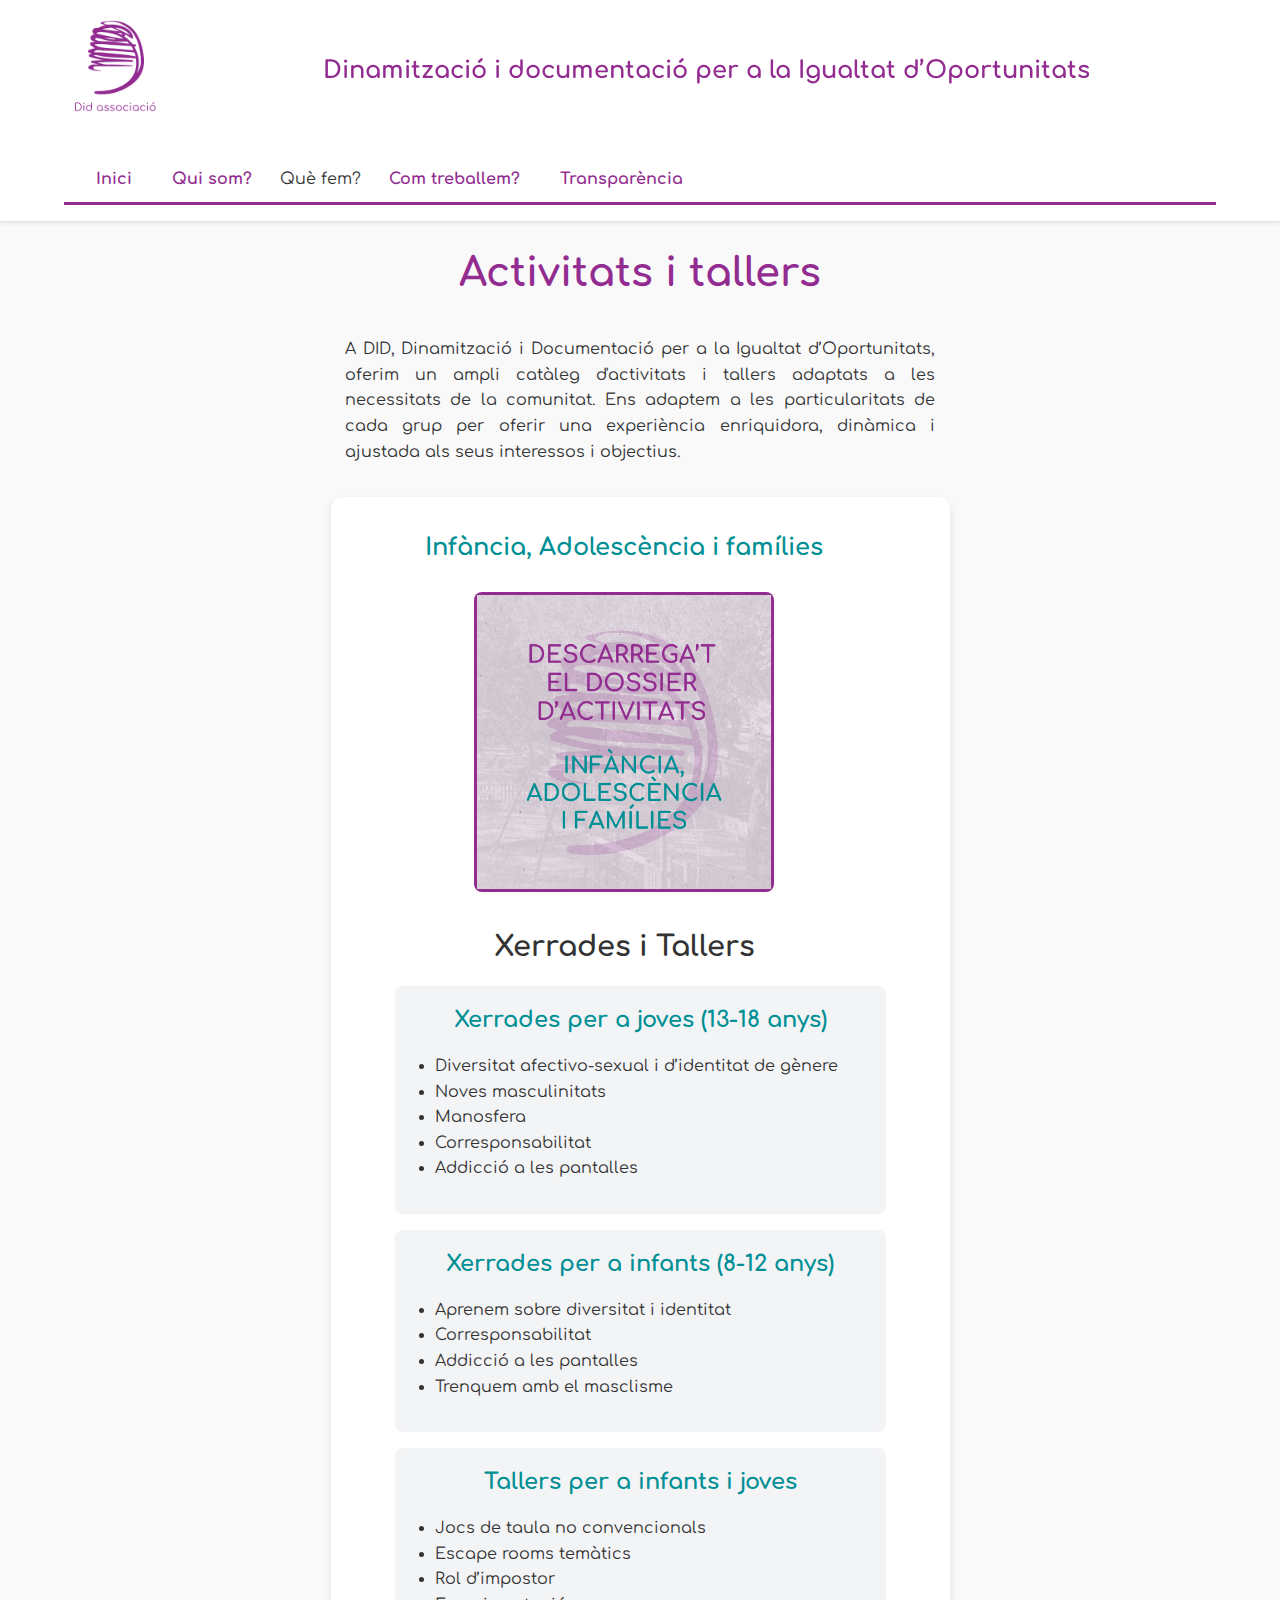
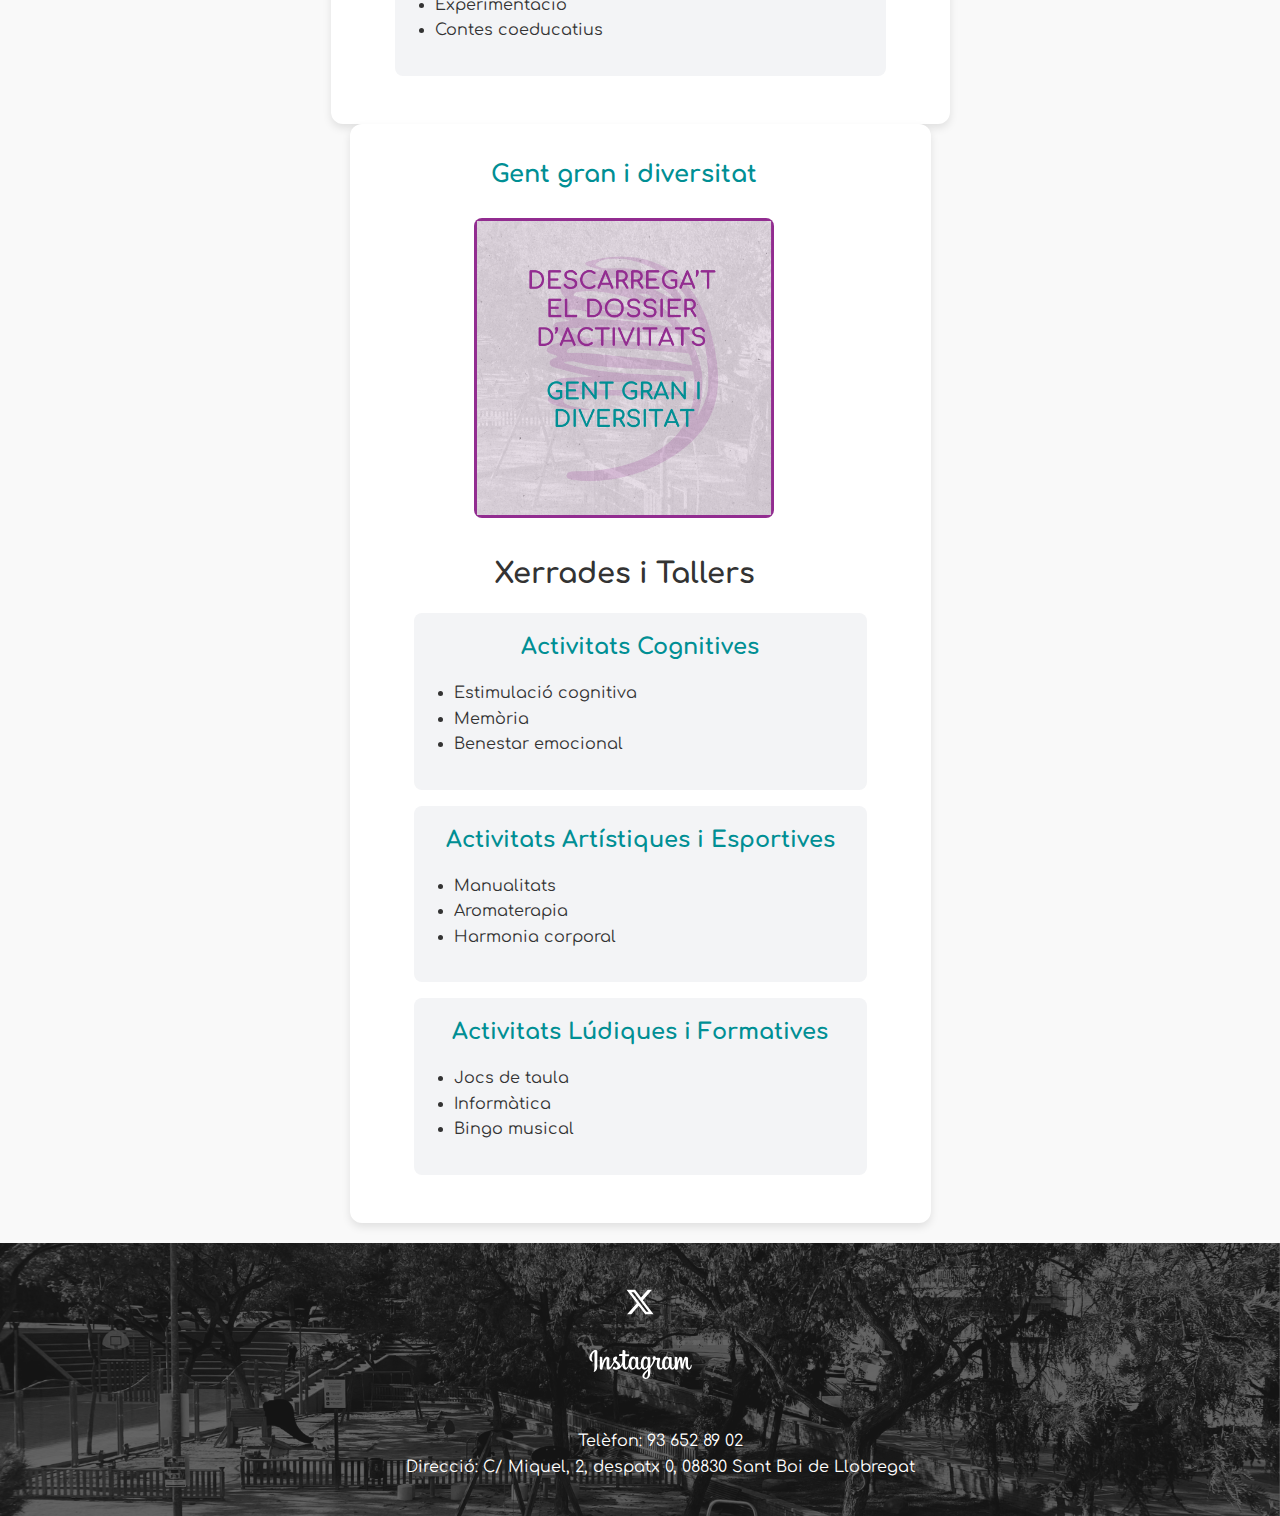
<file: pages/activitats_tallers.html>
<!DOCTYPE html>
<html lang="en">
  <head>
    <meta charset="UTF-8" />
    <meta name="viewport" content="width=device-width, initial-scale=1.0" />
    <link rel="stylesheet" href="../css/styles.css" />
    <link rel="stylesheet" href="../css/footer.css" />
    <link rel="stylesheet" href="../css/activitats-tallers.css" />
    <title>Projectes propis</title>
    <link rel="stylesheet" type="text/css" href="../slick/slick.css" />
    <link rel="stylesheet" type="text/css" href="../slick/slick-theme.css" />
    <link rel="preconnect" href="https://fonts.googleapis.com" />
    <link rel="preconnect" href="https://fonts.gstatic.com" crossorigin />
    <link
      href="https://fonts.googleapis.com/css2?family=Comfortaa:wght@300..700&display=swap"
      rel="stylesheet"
    />
  </head>
  <body>
    <!-- Header -->
    <div id="header">
      <header>
        <div class="logo">
          <img src="../img/logos/1.png" alt="Logo" />
        </div>
        <div class="company-name">
          <h1>Dinamització i documentació per a la Igualtat d’Oportunitats</h1>
        </div>
        <nav>
          <ul>
            <li>
              <a href="../../index.html">Inici</a>
            </li>
            <li>
              <a href="#">Qui som?</a>
              <ul>
                <li><a href="./qui_som.html#trajectoria">Trajectoria</a></li>
                <li>
                  <a href="./qui_som.html#missio">Missió, visió i valors</a>
                </li>
                <li><a href="./qui_som.html#equip">Equip</a></li>
              </ul>
            </li>
            <li>
              <span>Què fem?</span>
              <ul>
                <li><a href="./projectes_propis.html">Projectes propis</a></li>
                <li>
                  <a href="./activitats_tallers.html">Activitats i tallers</a>
                </li>
                <li>
                  <a href="./pla_comunitari.html"
                    >Participació en el pla comunitari</a
                  >
                </li>
                <li>
                  <a href="./arees_actuacio.html">Àrees d'actuació</a>
                  <ul>
                    <li>
                      <a href="./arees_actuacio.html#infancia"
                        >Infància i família</a
                      >
                    </li>
                    <li>
                      <a href="./arees_actuacio.html#igualtat">Igualtat</a>
                    </li>
                    <li>
                      <a href="./arees_actuacio.html#gentGran">Gent Gran</a>
                    </li>
                    <li>
                      <a href="./arees_actuacio.html#diversitatFuncional"
                        >Diversitat funcional</a
                      >
                    </li>
                    <li>
                      <a href="./arees_actuacio.html#educacio">Educació</a>
                    </li>
                    <li>
                      <a href="./arees_actuacio.html#">Acció Comunitària</a>
                    </li>
                  </ul>
                </li>
              </ul>
            </li>
            <li>
              <a href="./com_treballem.html">Com treballem?</a>
              <ul>
                <li>
                  <a href="./com_treballem.html#gamificacio">Gamificació</a>
                </li>
                <li>
                  <a href="./com_treballem.html#feminisme"
                    >Perspectiva feminista</a
                  >
                </li>
                <li>
                  <a href="./com_treballem.html#diferenciacio"
                    >Què ens diferencia?</a
                  >
                </li>
              </ul>
            </li>
            <li><a href="./transparencia.html">Transparència</a></li>
          </ul>
        </nav>
      </header>
    </div>

    <!-- Main Content -->
    <main id="activitats-tallers">
      <div class="title-container">
        <h2 class="page-title">Activitats i tallers</h2>
      </div>
      <div class="text-container">
        <p>
          A DID, Dinamització i Documentació per a la Igualtat d’Oportunitats,
          oferim un ampli catàleg d'activitats i tallers adaptats a les
          necessitats de la comunitat. Ens adaptem a les particularitats de cada
          grup per oferir una experiència enriquidora, dinàmica i ajustada als
          seus interessos i objectius.
        </p>
      </div>
      <div class="activitats-tallers-container">
        <div class="activitats-tallers-item">
          <h2>Infància, Adolescència i famílies</h2>
          <div class="taller-content">
            <a
              href="../documents/activitats_tallers/ACTIVITATS PER JOVES.pdf"
              download
              ><img class="dossier-img" src="../img/activitats_tallers/1.png" />
            </a>

            <div class="text-content">
              <h1>Xerrades i Tallers</h1>
              <div class="list-groups">
                <div class="list-group">
                  <h2>Xerrades per a joves (13-18 anys)</h2>
                  <ul>
                    <li>Diversitat afectivo-sexual i d’identitat de gènere</li>
                    <li>Noves masculinitats</li>
                    <li>Manosfera</li>
                    <li>Corresponsabilitat</li>
                    <li>Addicció a les pantalles</li>
                  </ul>
                </div>
                <div class="list-group">
                  <h2>Xerrades per a infants (8-12 anys)</h2>
                  <ul>
                    <li>Aprenem sobre diversitat i identitat</li>
                    <li>Corresponsabilitat</li>
                    <li>Addicció a les pantalles</li>
                    <li>Trenquem amb el masclisme</li>
                  </ul>
                </div>
                <div class="list-group">
                  <h2>Tallers per a infants i joves</h2>
                  <ul>
                    <li>Jocs de taula no convencionals</li>
                    <li>Escape rooms temàtics</li>
                    <li>Rol d’impostor</li>
                    <li>Experimentació</li>
                    <li>Contes coeducatius</li>
                  </ul>
                </div>
              </div>
            </div>
          </div>
        </div>
        <div class="activitats-tallers-item">
          <h2>Gent gran i diversitat</h2>
          <div class="taller-content">
            <a
              href="../documents/activitats_tallers/ACTIVITATS DIRIGIDES A GENT GRAN.pdf"
              download
              ><img class="dossier-img" src="../img/activitats_tallers/2.png"
            /></a>
            <div class="container">
              <div class="text-content">
                <h1>Xerrades i Tallers</h1>
                <div class="list-group">
                  <h2 class="collapsable">Activitats Cognitives</h2>
                  <ul>
                    <li>Estimulació cognitiva</li>
                    <li>Memòria</li>
                    <li>Benestar emocional</li>
                  </ul>
                </div>
                <div class="list-group">
                  <h2 class="collapsable">
                    Activitats Artístiques i Esportives
                  </h2>
                  <ul>
                    <li>Manualitats</li>
                    <li>Aromaterapia</li>
                    <li>Harmonia corporal</li>
                  </ul>
                </div>
                <div class="list-group">
                  <h2 class="collapsable">Activitats Lúdiques i Formatives</h2>
                  <ul>
                    <li>Jocs de taula</li>
                    <li>Informàtica</li>
                    <li>Bingo musical</li>
                  </ul>
                </div>
              </div>
            </div>
          </div>
        </div>
      </div>
    </main>

    <!-- Footer -->
    <footer class="footer">
      <div class="footer-container">
        <div class="redes">
          <div class="red">
            <a target="_blank" href="https://x.com/DIDAssociacio">
              <svg
                viewBox="0 0 24 24"
                aria-hidden="true"
                class="twitter-icon"
                width="30"
              >
                <g>
                  <path
                    d="M18.244 2.25h3.308l-7.227 8.26 8.502 11.24H16.17l-5.214-6.817L4.99 21.75H1.68l7.73-8.835L1.254 2.25H8.08l4.713 6.231zm-1.161 17.52h1.833L7.084 4.126H5.117z"
                  ></path>
                </g>
              </svg>
            </a>
          </div>
          <div class="red">
            <a href="https://www.instagram.com/didassociacio/" target="_blank">
              <svg
                aria-label="Instagram"
                class="x1lliihq x1n2onr6 x5n08af"
                fill="currentColor"
                height="29"
                role="img"
                viewBox="32 4 113 32"
                width="103"
              >
                <title>Instagram</title>
                <path
                  clip-rule="evenodd"
                  d="M37.82 4.11c-2.32.97-4.86 3.7-5.66 7.13-1.02 4.34 3.21 6.17 3.56 5.57.4-.7-.76-.94-1-3.2-.3-2.9 1.05-6.16 2.75-7.58.32-.27.3.1.3.78l-.06 14.46c0 3.1-.13 4.07-.36 5.04-.23.98-.6 1.64-.33 1.9.32.28 1.68-.4 2.46-1.5a8.13 8.13 0 0 0 1.33-4.58c.07-2.06.06-5.33.07-7.19 0-1.7.03-6.71-.03-9.72-.02-.74-2.07-1.51-3.03-1.1Zm82.13 14.48a9.42 9.42 0 0 1-.88 3.75c-.85 1.72-2.63 2.25-3.39-.22-.4-1.34-.43-3.59-.13-5.47.3-1.9 1.14-3.35 2.53-3.22 1.38.13 2.02 1.9 1.87 5.16ZM96.8 28.57c-.02 2.67-.44 5.01-1.34 5.7-1.29.96-3 .23-2.65-1.72.31-1.72 1.8-3.48 4-5.64l-.01 1.66Zm-.35-10a10.56 10.56 0 0 1-.88 3.77c-.85 1.72-2.64 2.25-3.39-.22-.5-1.69-.38-3.87-.13-5.25.33-1.78 1.12-3.44 2.53-3.44 1.38 0 2.06 1.5 1.87 5.14Zm-13.41-.02a9.54 9.54 0 0 1-.87 3.8c-.88 1.7-2.63 2.24-3.4-.23-.55-1.77-.36-4.2-.13-5.5.34-1.95 1.2-3.32 2.53-3.2 1.38.14 2.04 1.9 1.87 5.13Zm61.45 1.81c-.33 0-.49.35-.61.93-.44 2.02-.9 2.48-1.5 2.48-.66 0-1.26-1-1.42-3-.12-1.58-.1-4.48.06-7.37.03-.59-.14-1.17-1.73-1.75-.68-.25-1.68-.62-2.17.58a29.65 29.65 0 0 0-2.08 7.14c0 .06-.08.07-.1-.06-.07-.87-.26-2.46-.28-5.79 0-.65-.14-1.2-.86-1.65-.47-.3-1.88-.81-2.4-.2-.43.5-.94 1.87-1.47 3.48l-.74 2.2.01-4.88c0-.5-.34-.67-.45-.7a9.54 9.54 0 0 0-1.8-.37c-.48 0-.6.27-.6.67 0 .05-.08 4.65-.08 7.87v.46c-.27 1.48-1.14 3.49-2.09 3.49s-1.4-.84-1.4-4.68c0-2.24.07-3.21.1-4.83.02-.94.06-1.65.06-1.81-.01-.5-.87-.75-1.27-.85-.4-.09-.76-.13-1.03-.11-.4.02-.67.27-.67.62v.55a3.71 3.71 0 0 0-1.83-1.49c-1.44-.43-2.94-.05-4.07 1.53a9.31 9.31 0 0 0-1.66 4.73c-.16 1.5-.1 3.01.17 4.3-.33 1.44-.96 2.04-1.64 2.04-.99 0-1.7-1.62-1.62-4.4.06-1.84.42-3.13.82-4.99.17-.8.04-1.2-.31-1.6-.32-.37-1-.56-1.99-.33-.7.16-1.7.34-2.6.47 0 0 .05-.21.1-.6.23-2.03-1.98-1.87-2.69-1.22-.42.39-.7.84-.82 1.67-.17 1.3.9 1.91.9 1.91a22.22 22.22 0 0 1-3.4 7.23v-.7c-.01-3.36.03-6 .05-6.95.02-.94.06-1.63.06-1.8 0-.36-.22-.5-.66-.67-.4-.16-.86-.26-1.34-.3-.6-.05-.97.27-.96.65v.52a3.7 3.7 0 0 0-1.84-1.49c-1.44-.43-2.94-.05-4.07 1.53a10.1 10.1 0 0 0-1.66 4.72c-.15 1.57-.13 2.9.09 4.04-.23 1.13-.89 2.3-1.63 2.3-.95 0-1.5-.83-1.5-4.67 0-2.24.07-3.21.1-4.83.02-.94.06-1.65.06-1.81 0-.5-.87-.75-1.27-.85-.42-.1-.79-.13-1.06-.1-.37.02-.63.35-.63.6v.56a3.7 3.7 0 0 0-1.84-1.49c-1.44-.43-2.93-.04-4.07 1.53-.75 1.03-1.35 2.17-1.66 4.7a15.8 15.8 0 0 0-.12 2.04c-.3 1.81-1.61 3.9-2.68 3.9-.63 0-1.23-1.21-1.23-3.8 0-3.45.22-8.36.25-8.83l1.62-.03c.68 0 1.29.01 2.19-.04.45-.02.88-1.64.42-1.84-.21-.09-1.7-.17-2.3-.18-.5-.01-1.88-.11-1.88-.11s.13-3.26.16-3.6c.02-.3-.35-.44-.57-.53a7.77 7.77 0 0 0-1.53-.44c-.76-.15-1.1 0-1.17.64-.1.97-.15 3.82-.15 3.82-.56 0-2.47-.11-3.02-.11-.52 0-1.08 2.22-.36 2.25l3.2.09-.03 6.53v.47c-.53 2.73-2.37 4.2-2.37 4.2.4-1.8-.42-3.15-1.87-4.3-.54-.42-1.6-1.22-2.79-2.1 0 0 .69-.68 1.3-2.04.43-.96.45-2.06-.61-2.3-1.75-.41-3.2.87-3.63 2.25a2.61 2.61 0 0 0 .5 2.66l.15.19c-.4.76-.94 1.78-1.4 2.58-1.27 2.2-2.24 3.95-2.97 3.95-.58 0-.57-1.77-.57-3.43 0-1.43.1-3.58.19-5.8.03-.74-.34-1.16-.96-1.54a4.33 4.33 0 0 0-1.64-.69c-.7 0-2.7.1-4.6 5.57-.23.69-.7 1.94-.7 1.94l.04-6.57c0-.16-.08-.3-.27-.4a4.68 4.68 0 0 0-1.93-.54c-.36 0-.54.17-.54.5l-.07 10.3c0 .78.02 1.69.1 2.09.08.4.2.72.36.91.15.2.33.34.62.4.28.06 1.78.25 1.86-.32.1-.69.1-1.43.89-4.2 1.22-4.31 2.82-6.42 3.58-7.16.13-.14.28-.14.27.07l-.22 5.32c-.2 5.37.78 6.36 2.17 6.36 1.07 0 2.58-1.06 4.2-3.74l2.7-4.5 1.58 1.46c1.28 1.2 1.7 2.36 1.42 3.45-.21.83-1.02 1.7-2.44.86-.42-.25-.6-.44-1.01-.71-.23-.15-.57-.2-.78-.04-.53.4-.84.92-1.01 1.55-.17.61.45.94 1.09 1.22.55.25 1.74.47 2.5.5 2.94.1 5.3-1.42 6.94-5.34.3 3.38 1.55 5.3 3.72 5.3 1.45 0 2.91-1.88 3.55-3.72.18.75.45 1.4.8 1.96 1.68 2.65 4.93 2.07 6.56-.18.5-.69.58-.94.58-.94a3.07 3.07 0 0 0 2.94 2.87c1.1 0 2.23-.52 3.03-2.31.09.2.2.38.3.56 1.68 2.65 4.93 2.07 6.56-.18l.2-.28.05 1.4-1.5 1.37c-2.52 2.3-4.44 4.05-4.58 6.09-.18 2.6 1.93 3.56 3.53 3.69a4.5 4.5 0 0 0 4.04-2.11c.78-1.15 1.3-3.63 1.26-6.08l-.06-3.56a28.55 28.55 0 0 0 5.42-9.44s.93.01 1.92-.05c.32-.02.41.04.35.27-.07.28-1.25 4.84-.17 7.88.74 2.08 2.4 2.75 3.4 2.75 1.15 0 2.26-.87 2.85-2.17l.23.42c1.68 2.65 4.92 2.07 6.56-.18.37-.5.58-.94.58-.94.36 2.2 2.07 2.88 3.05 2.88 1.02 0 2-.42 2.78-2.28.03.82.08 1.49.16 1.7.05.13.34.3.56.37.93.34 1.88.18 2.24.11.24-.05.43-.25.46-.75.07-1.33.03-3.56.43-5.21.67-2.79 1.3-3.87 1.6-4.4.17-.3.36-.35.37-.03.01.64.04 2.52.3 5.05.2 1.86.46 2.96.65 3.3.57 1 1.27 1.05 1.83 1.05.36 0 1.12-.1 1.05-.73-.03-.31.02-2.22.7-4.96.43-1.79 1.15-3.4 1.41-4 .1-.21.15-.04.15 0-.06 1.22-.18 5.25.32 7.46.68 2.98 2.65 3.32 3.34 3.32 1.47 0 2.67-1.12 3.07-4.05.1-.7-.05-1.25-.48-1.25Z"
                  fill="currentColor"
                  fill-rule="evenodd"
                ></path>
              </svg>
            </a>
          </div>
        </div>
        <div class="contact">
          <ul style="list-style: none">
            <li>Telèfon: 93 652 89 02</li>
            <li>
              Direcció: C/ Miquel, 2, despatx 0, 08830 Sant Boi de Llobregat
            </li>
          </ul>
        </div>
      </div>
    </footer>
    <!-- END Footer -->
    <script src="../js/index.js"></script>
  </body>
</html>
</file>
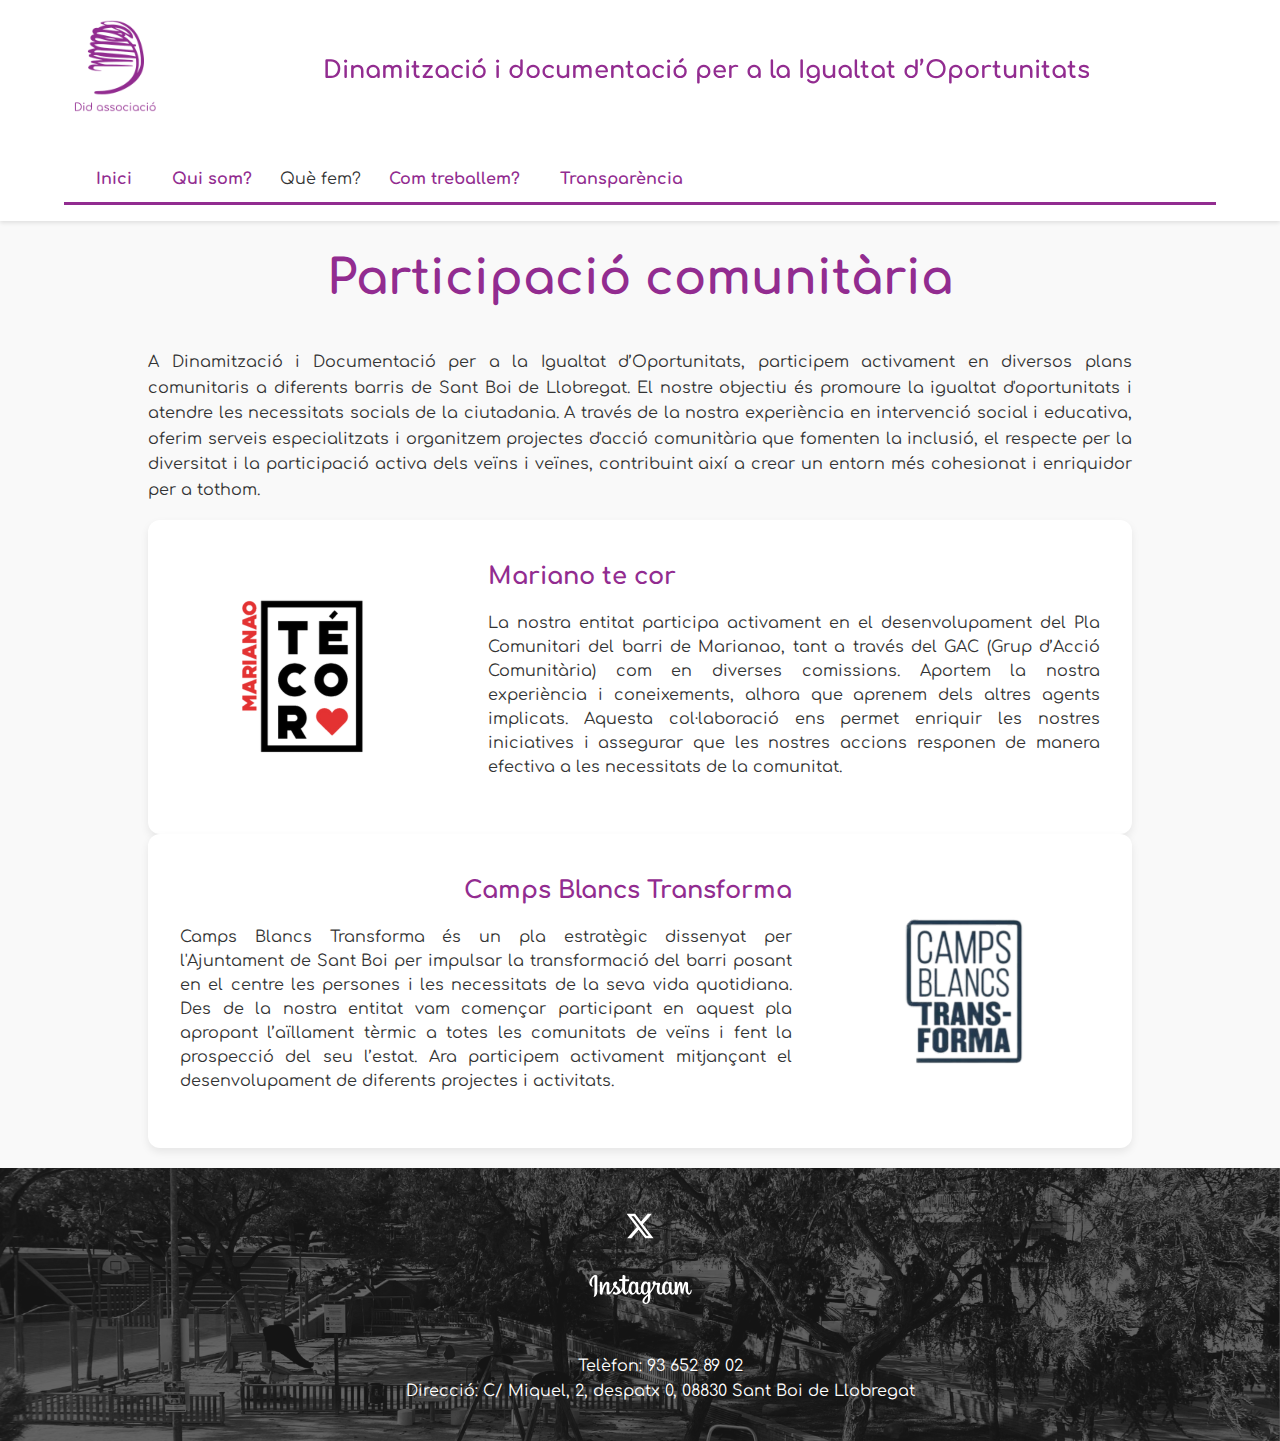
<file: pages/pla_comunitari.html>
<!DOCTYPE html>
<html lang="en">
  <head>
    <meta charset="UTF-8" />
    <meta name="viewport" content="width=device-width, initial-scale=1.0" />
    <link rel="stylesheet" href="../css/styles.css" />
    <link rel="stylesheet" href="../css/footer.css" />
    <link rel="stylesheet" href="../css/pla_comunitari.css" />
    <title>Pla Comunitari</title>
    <link rel="stylesheet" type="text/css" href="../slick/slick.css" />
    <link rel="stylesheet" type="text/css" href="../slick/slick-theme.css" />
    <link rel="preconnect" href="https://fonts.googleapis.com" />
    <link rel="preconnect" href="https://fonts.gstatic.com" crossorigin />
    <link
      href="https://fonts.googleapis.com/css2?family=Comfortaa:wght@300..700&display=swap"
      rel="stylesheet"
    />
  </head>
  <body>
    <!-- Header -->
    <div id="header">
      <header>
        <div class="logo">
          <img src="../img/logos/1.png" alt="Logo" />
        </div>
        <div class="company-name">
          <h1>Dinamització i documentació per a la Igualtat d’Oportunitats</h1>
        </div>
        <nav>
          <ul>
            <li>
              <a href="../../index.html">Inici</a>
            </li>
            <li>
              <a href="#">Qui som?</a>
              <ul>
                <li><a href="./qui_som.html#trajectoria">Trajectoria</a></li>
                <li>
                  <a href="./qui_som.html#missio">Missió, visió i valors</a>
                </li>
                <li><a href="./qui_som.html#equip">Equip</a></li>
              </ul>
            </li>
            <li>
              <span>Què fem?</span>
              <ul>
                <li><a href="./projectes_propis.html">Projectes propis</a></li>
                <li>
                  <a href="./activitats_tallers.html">Activitats i tallers</a>
                </li>
                <li>
                  <a href="./pla_comunitari.html"
                    >Participació en el pla comunitari</a
                  >
                </li>
                <li>
                  <a href="./arees_actuacio.html">Àrees d'actuació</a>
                  <ul>
                    <li>
                      <a href="./arees_actuacio.html#infancia"
                        >Infància i família</a
                      >
                    </li>
                    <li>
                      <a href="./arees_actuacio.html#igualtat">Igualtat</a>
                    </li>
                    <li>
                      <a href="./arees_actuacio.html#gentGran">Gent Gran</a>
                    </li>
                    <li>
                      <a href="./arees_actuacio.html#diversitatFuncional"
                        >Diversitat funcional</a
                      >
                    </li>
                    <li>
                      <a href="./arees_actuacio.html#educacio">Educació</a>
                    </li>
                    <li>
                      <a href="./arees_actuacio.html#">Acció Comunitària</a>
                    </li>
                  </ul>
                </li>
              </ul>
            </li>
            <li>
              <a href="./com_treballem.html">Com treballem?</a>
              <ul>
                <li>
                  <a href="./com_treballem.html#gamificacio">Gamificació</a>
                </li>
                <li>
                  <a href="./com_treballem.html#feminisme"
                    >Perspectiva feminista</a
                  >
                </li>
                <li>
                  <a href="./com_treballem.html#diferenciacio"
                    >Què ens diferencia?</a
                  >
                </li>
              </ul>
            </li>
            <li><a href="./transparencia.html">Transparència</a></li>
          </ul>
        </nav>
      </header>
    </div>

    <!-- Main Content -->
    <main id="pla_comunitari">
      <h2 class="page_title">Participació comunitària</h2>
      <div class="explanation">
        <p>
          A Dinamització i Documentació per a la Igualtat d’Oportunitats,
          participem activament en diversos plans comunitaris a diferents barris
          de Sant Boi de Llobregat. El nostre objectiu és promoure la igualtat
          d'oportunitats i atendre les necessitats socials de la ciutadania. A
          través de la nostra experiència en intervenció social i educativa,
          oferim serveis especialitzats i organitzem projectes d'acció
          comunitària que fomenten la inclusió, el respecte per la diversitat i
          la participació activa dels veïns i veïnes, contribuint així a crear
          un entorn més cohesionat i enriquidor per a tothom.
        </p>
      </div>
      <div class="project-card">
        <img src="../img/pla_comunitari/Comunitaria logo MTC .png" class="project-image miniatura" />
        <div class="project-text">
          <h2>Mariano te cor</h2>
          <p>
            La nostra entitat participa activament en el desenvolupament del Pla
            Comunitari del barri de Marianao, tant a través del GAC (Grup
            d’Acció Comunitària) com en diverses comissions. Aportem la nostra
            experiència i coneixements, alhora que aprenem dels altres agents
            implicats. Aquesta col·laboració ens permet enriquir les nostres
            iniciatives i assegurar que les nostres accions responen de manera
            efectiva a les necessitats de la comunitat.
          </p>
        </div>
      </div>
      <div class="project-card">
        <div class="project-text">
          <h2 style="text-align: end;">Camps Blancs Transforma</h2>
          <p>
            Camps Blancs Transforma és un pla estratègic
            dissenyat per l'Ajuntament de Sant Boi per
            impulsar la transformació del barri posant en el
            centre les persones i les necessitats de la seva
            vida quotidiana.
            Des de la nostra entitat vam començar
            participant en aquest pla apropant l’aïllament
            tèrmic a totes les comunitats de veïns i fent la
            prospecció del seu l’estat. Ara participem
            activament mitjançant el desenvolupament de
            diferents projectes i activitats.
          </p>
        </div>
        <img src="../img/pla_comunitari/Comunitaria logo camps blancs.png" class="project-image miniatura" />
    </main>

    <!-- Footer -->
    <footer class="footer">
      <div class="footer-container">
        <div class="redes">
          <div class="red">
            <a target="_blank" href="https://x.com/DIDAssociacio">
              <svg
                viewBox="0 0 24 24"
                aria-hidden="true"
                class="twitter-icon"
                width="30"
              >
                <g>
                  <path
                    d="M18.244 2.25h3.308l-7.227 8.26 8.502 11.24H16.17l-5.214-6.817L4.99 21.75H1.68l7.73-8.835L1.254 2.25H8.08l4.713 6.231zm-1.161 17.52h1.833L7.084 4.126H5.117z"
                  ></path>
                </g>
              </svg>
            </a>
          </div>
          <div class="red">
            <a href="https://www.instagram.com/didassociacio/" target="_blank">
              <svg
                aria-label="Instagram"
                class="x1lliihq x1n2onr6 x5n08af"
                fill="currentColor"
                height="29"
                role="img"
                viewBox="32 4 113 32"
                width="103"
              >
                <title>Instagram</title>
                <path
                  clip-rule="evenodd"
                  d="M37.82 4.11c-2.32.97-4.86 3.7-5.66 7.13-1.02 4.34 3.21 6.17 3.56 5.57.4-.7-.76-.94-1-3.2-.3-2.9 1.05-6.16 2.75-7.58.32-.27.3.1.3.78l-.06 14.46c0 3.1-.13 4.07-.36 5.04-.23.98-.6 1.64-.33 1.9.32.28 1.68-.4 2.46-1.5a8.13 8.13 0 0 0 1.33-4.58c.07-2.06.06-5.33.07-7.19 0-1.7.03-6.71-.03-9.72-.02-.74-2.07-1.51-3.03-1.1Zm82.13 14.48a9.42 9.42 0 0 1-.88 3.75c-.85 1.72-2.63 2.25-3.39-.22-.4-1.34-.43-3.59-.13-5.47.3-1.9 1.14-3.35 2.53-3.22 1.38.13 2.02 1.9 1.87 5.16ZM96.8 28.57c-.02 2.67-.44 5.01-1.34 5.7-1.29.96-3 .23-2.65-1.72.31-1.72 1.8-3.48 4-5.64l-.01 1.66Zm-.35-10a10.56 10.56 0 0 1-.88 3.77c-.85 1.72-2.64 2.25-3.39-.22-.5-1.69-.38-3.87-.13-5.25.33-1.78 1.12-3.44 2.53-3.44 1.38 0 2.06 1.5 1.87 5.14Zm-13.41-.02a9.54 9.54 0 0 1-.87 3.8c-.88 1.7-2.63 2.24-3.4-.23-.55-1.77-.36-4.2-.13-5.5.34-1.95 1.2-3.32 2.53-3.2 1.38.14 2.04 1.9 1.87 5.13Zm61.45 1.81c-.33 0-.49.35-.61.93-.44 2.02-.9 2.48-1.5 2.48-.66 0-1.26-1-1.42-3-.12-1.58-.1-4.48.06-7.37.03-.59-.14-1.17-1.73-1.75-.68-.25-1.68-.62-2.17.58a29.65 29.65 0 0 0-2.08 7.14c0 .06-.08.07-.1-.06-.07-.87-.26-2.46-.28-5.79 0-.65-.14-1.2-.86-1.65-.47-.3-1.88-.81-2.4-.2-.43.5-.94 1.87-1.47 3.48l-.74 2.2.01-4.88c0-.5-.34-.67-.45-.7a9.54 9.54 0 0 0-1.8-.37c-.48 0-.6.27-.6.67 0 .05-.08 4.65-.08 7.87v.46c-.27 1.48-1.14 3.49-2.09 3.49s-1.4-.84-1.4-4.68c0-2.24.07-3.21.1-4.83.02-.94.06-1.65.06-1.81-.01-.5-.87-.75-1.27-.85-.4-.09-.76-.13-1.03-.11-.4.02-.67.27-.67.62v.55a3.71 3.71 0 0 0-1.83-1.49c-1.44-.43-2.94-.05-4.07 1.53a9.31 9.31 0 0 0-1.66 4.73c-.16 1.5-.1 3.01.17 4.3-.33 1.44-.96 2.04-1.64 2.04-.99 0-1.7-1.62-1.62-4.4.06-1.84.42-3.13.82-4.99.17-.8.04-1.2-.31-1.6-.32-.37-1-.56-1.99-.33-.7.16-1.7.34-2.6.47 0 0 .05-.21.1-.6.23-2.03-1.98-1.87-2.69-1.22-.42.39-.7.84-.82 1.67-.17 1.3.9 1.91.9 1.91a22.22 22.22 0 0 1-3.4 7.23v-.7c-.01-3.36.03-6 .05-6.95.02-.94.06-1.63.06-1.8 0-.36-.22-.5-.66-.67-.4-.16-.86-.26-1.34-.3-.6-.05-.97.27-.96.65v.52a3.7 3.7 0 0 0-1.84-1.49c-1.44-.43-2.94-.05-4.07 1.53a10.1 10.1 0 0 0-1.66 4.72c-.15 1.57-.13 2.9.09 4.04-.23 1.13-.89 2.3-1.63 2.3-.95 0-1.5-.83-1.5-4.67 0-2.24.07-3.21.1-4.83.02-.94.06-1.65.06-1.81 0-.5-.87-.75-1.27-.85-.42-.1-.79-.13-1.06-.1-.37.02-.63.35-.63.6v.56a3.7 3.7 0 0 0-1.84-1.49c-1.44-.43-2.93-.04-4.07 1.53-.75 1.03-1.35 2.17-1.66 4.7a15.8 15.8 0 0 0-.12 2.04c-.3 1.81-1.61 3.9-2.68 3.9-.63 0-1.23-1.21-1.23-3.8 0-3.45.22-8.36.25-8.83l1.62-.03c.68 0 1.29.01 2.19-.04.45-.02.88-1.64.42-1.84-.21-.09-1.7-.17-2.3-.18-.5-.01-1.88-.11-1.88-.11s.13-3.26.16-3.6c.02-.3-.35-.44-.57-.53a7.77 7.77 0 0 0-1.53-.44c-.76-.15-1.1 0-1.17.64-.1.97-.15 3.82-.15 3.82-.56 0-2.47-.11-3.02-.11-.52 0-1.08 2.22-.36 2.25l3.2.09-.03 6.53v.47c-.53 2.73-2.37 4.2-2.37 4.2.4-1.8-.42-3.15-1.87-4.3-.54-.42-1.6-1.22-2.79-2.1 0 0 .69-.68 1.3-2.04.43-.96.45-2.06-.61-2.3-1.75-.41-3.2.87-3.63 2.25a2.61 2.61 0 0 0 .5 2.66l.15.19c-.4.76-.94 1.78-1.4 2.58-1.27 2.2-2.24 3.95-2.97 3.95-.58 0-.57-1.77-.57-3.43 0-1.43.1-3.58.19-5.8.03-.74-.34-1.16-.96-1.54a4.33 4.33 0 0 0-1.64-.69c-.7 0-2.7.1-4.6 5.57-.23.69-.7 1.94-.7 1.94l.04-6.57c0-.16-.08-.3-.27-.4a4.68 4.68 0 0 0-1.93-.54c-.36 0-.54.17-.54.5l-.07 10.3c0 .78.02 1.69.1 2.09.08.4.2.72.36.91.15.2.33.34.62.4.28.06 1.78.25 1.86-.32.1-.69.1-1.43.89-4.2 1.22-4.31 2.82-6.42 3.58-7.16.13-.14.28-.14.27.07l-.22 5.32c-.2 5.37.78 6.36 2.17 6.36 1.07 0 2.58-1.06 4.2-3.74l2.7-4.5 1.58 1.46c1.28 1.2 1.7 2.36 1.42 3.45-.21.83-1.02 1.7-2.44.86-.42-.25-.6-.44-1.01-.71-.23-.15-.57-.2-.78-.04-.53.4-.84.92-1.01 1.55-.17.61.45.94 1.09 1.22.55.25 1.74.47 2.5.5 2.94.1 5.3-1.42 6.94-5.34.3 3.38 1.55 5.3 3.72 5.3 1.45 0 2.91-1.88 3.55-3.72.18.75.45 1.4.8 1.96 1.68 2.65 4.93 2.07 6.56-.18.5-.69.58-.94.58-.94a3.07 3.07 0 0 0 2.94 2.87c1.1 0 2.23-.52 3.03-2.31.09.2.2.38.3.56 1.68 2.65 4.93 2.07 6.56-.18l.2-.28.05 1.4-1.5 1.37c-2.52 2.3-4.44 4.05-4.58 6.09-.18 2.6 1.93 3.56 3.53 3.69a4.5 4.5 0 0 0 4.04-2.11c.78-1.15 1.3-3.63 1.26-6.08l-.06-3.56a28.55 28.55 0 0 0 5.42-9.44s.93.01 1.92-.05c.32-.02.41.04.35.27-.07.28-1.25 4.84-.17 7.88.74 2.08 2.4 2.75 3.4 2.75 1.15 0 2.26-.87 2.85-2.17l.23.42c1.68 2.65 4.92 2.07 6.56-.18.37-.5.58-.94.58-.94.36 2.2 2.07 2.88 3.05 2.88 1.02 0 2-.42 2.78-2.28.03.82.08 1.49.16 1.7.05.13.34.3.56.37.93.34 1.88.18 2.24.11.24-.05.43-.25.46-.75.07-1.33.03-3.56.43-5.21.67-2.79 1.3-3.87 1.6-4.4.17-.3.36-.35.37-.03.01.64.04 2.52.3 5.05.2 1.86.46 2.96.65 3.3.57 1 1.27 1.05 1.83 1.05.36 0 1.12-.1 1.05-.73-.03-.31.02-2.22.7-4.96.43-1.79 1.15-3.4 1.41-4 .1-.21.15-.04.15 0-.06 1.22-.18 5.25.32 7.46.68 2.98 2.65 3.32 3.34 3.32 1.47 0 2.67-1.12 3.07-4.05.1-.7-.05-1.25-.48-1.25Z"
                  fill="currentColor"
                  fill-rule="evenodd"
                ></path>
              </svg>
            </a>
          </div>
        </div>
        <div class="contact">
          <ul style="list-style: none">
            <li>Telèfon: 93 652 89 02</li>
            <li>
              Direcció: C/ Miquel, 2, despatx 0, 08830 Sant Boi de Llobregat
            </li>
          </ul>
        </div>
      </div>
    </footer>
    <!-- END Footer -->
    <script src="../js/index.js"></script>
  </body>
</html>
</file>
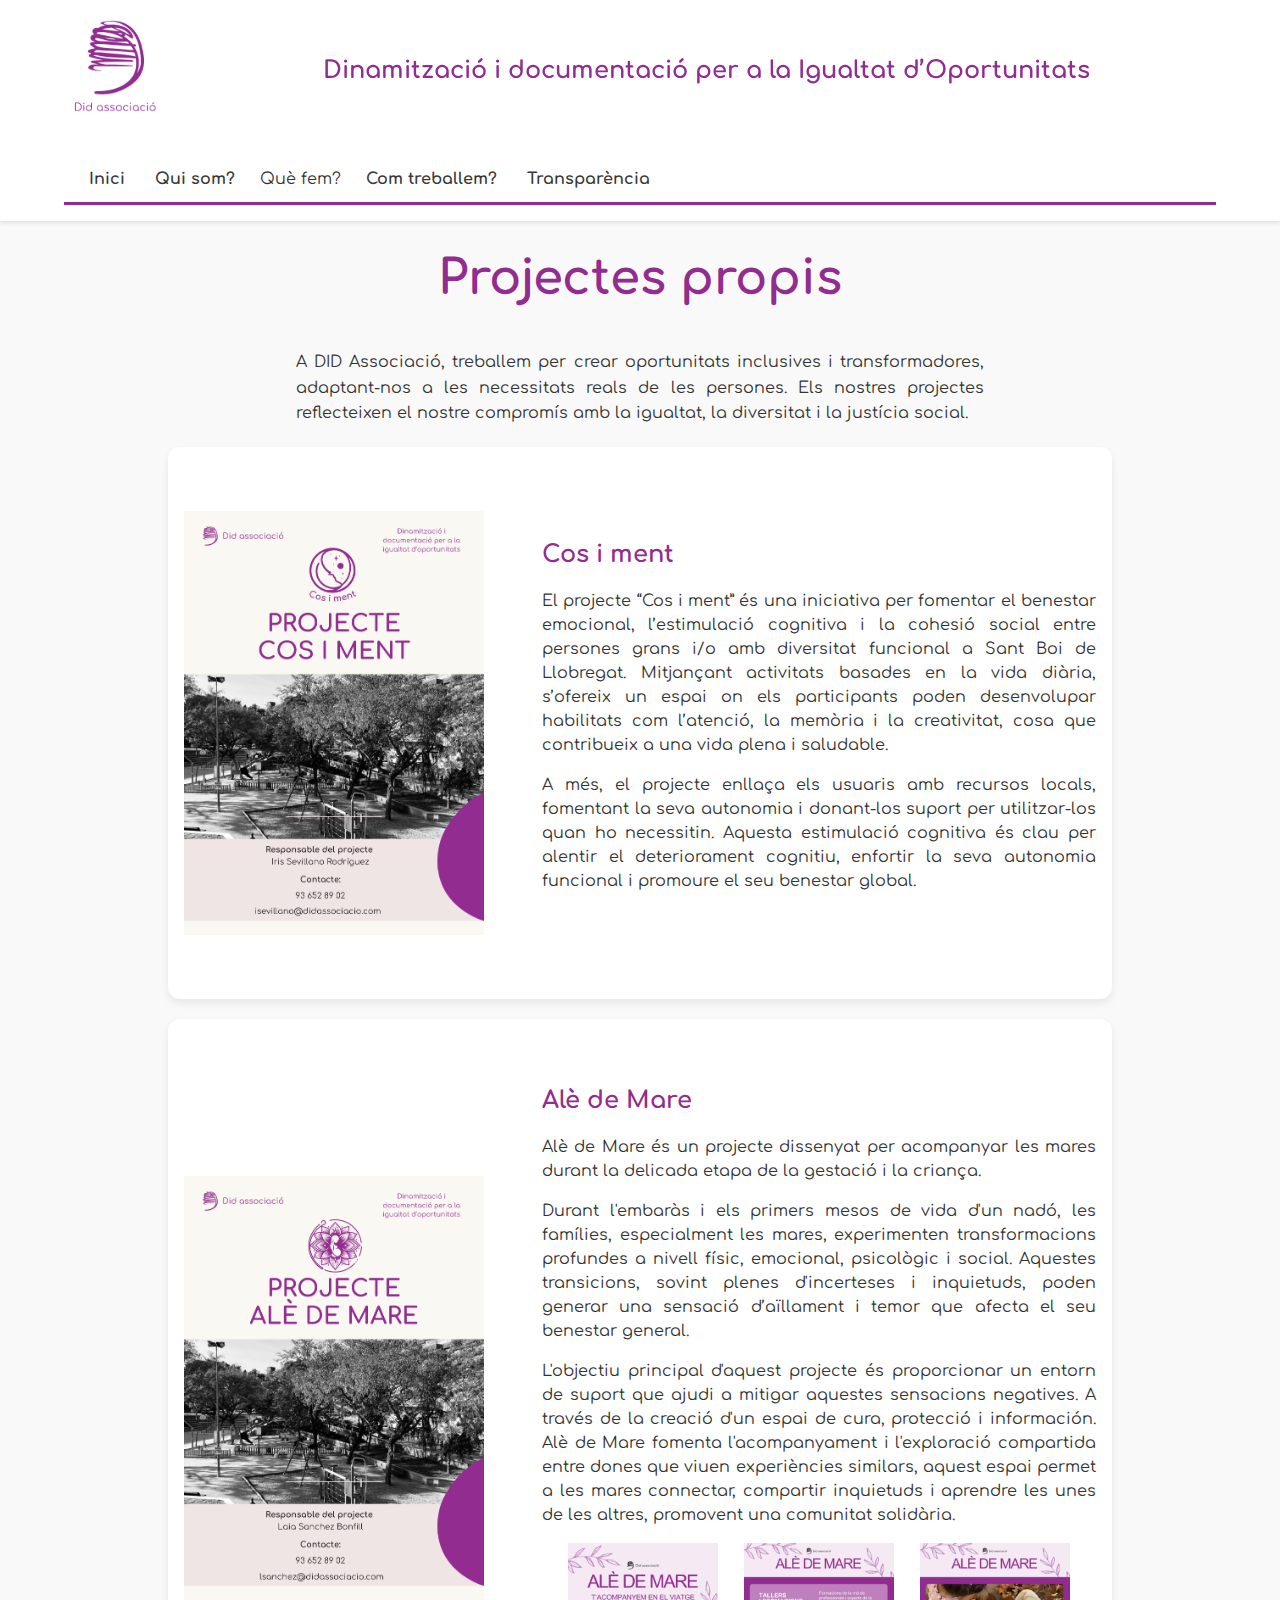
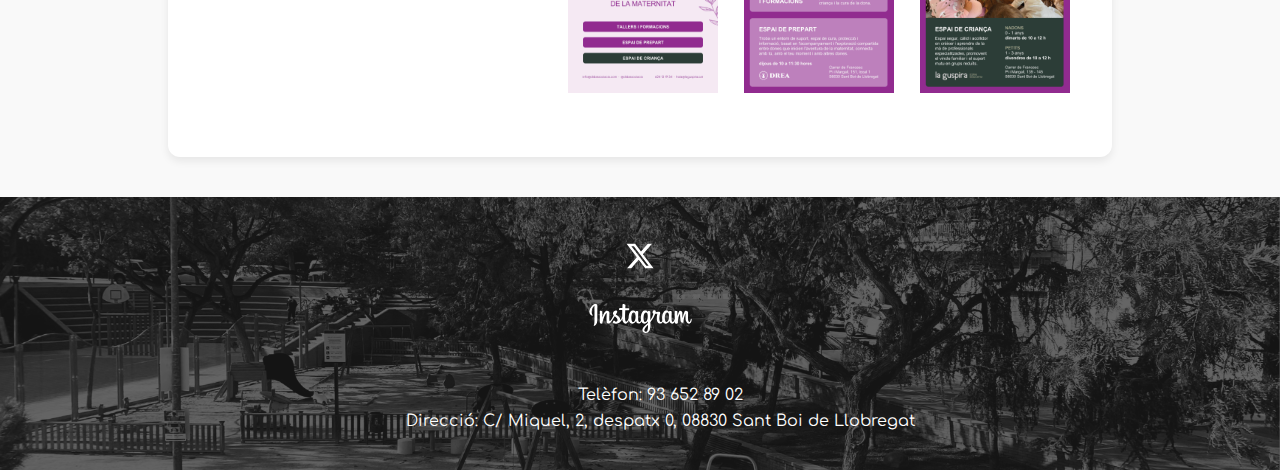
<file: pages/projectes_propis.html>
<!DOCTYPE html>
<html lang="en">
  <head>
    <meta charset="UTF-8" />
    <meta name="viewport" content="width=device-width, initial-scale=1.0" />
    <link rel="stylesheet" href="../css/styles.css" />
    <link rel="stylesheet" href="../css/footer.css" />
    <link rel="stylesheet" href="../css/projectes_propis.css" />
    <link rel="stylesheet" href="../css/header.css" />
    <title>Projectes propis</title>
    <link rel="stylesheet" type="text/css" href="../slick/slick.css" />
    <link rel="stylesheet" type="text/css" href="../slick/slick-theme.css" />
    <link rel="stylesheet" type="text/css" href="../css/img-viewer.css" />
    <link rel="preconnect" href="https://fonts.googleapis.com" />
    <link rel="preconnect" href="https://fonts.gstatic.com" crossorigin />
    <link
      href="https://fonts.googleapis.com/css2?family=Comfortaa:wght@300..700&display=swap"
      rel="stylesheet"
    />
  </head>
  <body>
    <!-- Header -->
    <div id="header">
      <header>
        <div class="logo">
          <img src="../img/logos/1.png" alt="Logo" />
        </div>
        <div class="company-name">
          <h1>Dinamització i documentació per a la Igualtat d’Oportunitats</h1>
        </div>
        <nav>
          <ul>
            <li>
              <a href="../../index.html">Inici</a>
            </li>
            <li>
              <a href="#">Qui som?</a>
              <ul>
                <li><a href="./qui_som.html#trajectoria">Trajectoria</a></li>
                <li>
                  <a href="./qui_som.html#missio">Missió, visió i valors</a>
                </li>
                <li><a href="./qui_som.html#equip">Equip</a></li>
              </ul>
            </li>
            <li>
              <span>Què fem?</span>
              <ul>
                <li><a href="./projectes_propis.html">Projectes propis</a></li>
                <li>
                  <a href="./activitats_tallers.html">Activitats i tallers</a>
                </li>
                <li>
                  <a href="./pla_comunitari.html"
                    >Participació en el pla comunitari</a
                  >
                </li>
                <li>
                  <a href="./arees_actuacio.html">Àrees d'actuació</a>
                  <ul>
                    <li>
                      <a href="./arees_actuacio.html#infancia"
                        >Infància i família</a
                      >
                    </li>
                    <li>
                      <a href="./arees_actuacio.html#igualtat">Igualtat</a>
                    </li>
                    <li>
                      <a href="./arees_actuacio.html#gentGran">Gent Gran</a>
                    </li>
                    <li>
                      <a href="./arees_actuacio.html#diversitatFuncional"
                        >Diversitat funcional</a
                      >
                    </li>
                    <li>
                      <a href="./arees_actuacio.html#educacio">Educació</a>
                    </li>
                    <li>
                      <a href="./arees_actuacio.html#">Acció Comunitària</a>
                    </li>
                  </ul>
                </li>
              </ul>
            </li>
            <li>
              <a href="./com_treballem.html">Com treballem?</a>
              <ul>
                <li>
                  <a href="./com_treballem.html#gamificacio">Gamificació</a>
                </li>
                <li>
                  <a href="./com_treballem.html#feminisme"
                    >Perspectiva feminista</a
                  >
                </li>
                <li>
                  <a href="./com_treballem.html#diferenciacio"
                    >Què ens diferencia?</a
                  >
                </li>
              </ul>
            </li>
            <li><a href="./transparencia.html">Transparència</a></li>
          </ul>
        </nav>
      </header>
    </div>

    <!-- Main Content -->
    <main id="trajectoria">
      <h2 class="page_title">Projectes propis</h2>
      <p style="width: 70%; margin: auto;">
        A DID Associació, treballem per crear oportunitats inclusives i
        transformadores, adaptant-nos a les necessitats reals de les persones.
        Els nostres projectes reflecteixen el nostre compromís amb la igualtat,
        la diversitat i la justícia social.
      </p>
      <div class="project-container">
        <!-- Card 1 -->
        <div class="project-card">
          <img
            src="../img/projectes_propis/Projecte cos i ment.png"
            alt="Estrella"
            class="project-image miniatura"
          />
          <div class="project-text">
            <h2>Cos i ment</h2>
            <p>
              El projecte “Cos i ment” és una iniciativa per fomentar el
              benestar emocional, l’estimulació cognitiva i la cohesió social
              entre persones grans i/o amb diversitat funcional a Sant Boi de
              Llobregat. Mitjançant activitats basades en la vida diària,
              s’ofereix un espai on els participants poden desenvolupar
              habilitats com l’atenció, la memòria i la creativitat, cosa que
              contribueix a una vida plena i saludable.
            </p>
            <p>
              A més, el projecte enllaça els usuaris amb recursos locals,
              fomentant la seva autonomia i donant-los suport per utilitzar-los
              quan ho necessitin. Aquesta estimulació cognitiva és clau per
              alentir el deteriorament cognitiu, enfortir la seva autonomia
              funcional i promoure el seu benestar global.
            </p>
          </div>
          <a href="#" download class="project-download" style="display: none">
            <svg
              xmlns="http://www.w3.org/2000/svg"
              width="24"
              height="24"
              viewBox="0 0 24 24"
              fill="none"
              stroke="currentColor"
              stroke-width="2"
              stroke-linecap="round"
              stroke-linejoin="round"
            >
              <path d="M21 15v4a2 2 0 0 1-2 2H5a2 2 0 0 1-2-2v-4" />
              <polyline points="7 10 12 15 17 10" />
              <line x1="12" y1="15" x2="12" y2="3" />
            </svg>
          </a>
        </div>

        <!-- Card 2 -->
        <div class="project-card">
          <img
            src="../img/projectes_propis/Projecte Alè de Mare.png"
            alt="Estrella"
            class="project-image miniatura"
          />
          <div class="project-text">
            <div class="text">
              <h2>Alè de Mare</h2>
              <p>
                Alè de Mare és un projecte dissenyat per acompanyar les mares
                durant la delicada etapa de la gestació i la criança.
              </p>
              <p>
                Durant l'embaràs i els primers mesos de vida d'un nadó, les
                famílies, especialment les mares, experimenten transformacions
                profundes a nivell físic, emocional, psicològic i social.
                Aquestes transicions, sovint plenes d'incerteses i inquietuds,
                poden generar una sensació d’aïllament i temor que afecta el seu
                benestar general.
              </p>
              <p>
                L'objectiu principal d'aquest projecte és proporcionar un entorn
                de suport que ajudi a mitigar aquestes sensacions negatives. A
                través de la creació d'un espai de cura, protecció i
                información. Alè de Mare fomenta l'acompanyament i l'exploració
                compartida entre dones que viuen experiències similars, aquest
                espai permet a les mares connectar, compartir inquietuds i
                aprendre les unes de les altres, promovent una comunitat
                solidària.
              </p>
            </div>
            <div
              class="images"
              style="display: flex; justify-content: space-evenly"
            >
              <img
                src="../img/projectes_propis/ale_de_mare/1.jpeg"
                class="miniatura"
                alt="ale de mare 1"
                width="150"
              />
              <img
                src="../img/projectes_propis/ale_de_mare/2.jpeg"
                class="miniatura"
                alt="ale de mare 2"
                width="150"
              />
              <img
                src="../img/projectes_propis/ale_de_mare/3.jpeg"
                class="miniatura"
                alt="ale de mare 3"
                width="150"
              />
            </div>
          </div>
          <a href="#" download class="project-download" style="display: none">
            <svg
              xmlns="http://www.w3.org/2000/svg"
              width="24"
              height="24"
              viewBox="0 0 24 24"
              fill="none"
              stroke="currentColor"
              stroke-width="2"
              stroke-linecap="round"
              stroke-linejoin="round"
            >
              <path d="M21 15v4a2 2 0 0 1-2 2H5a2 2 0 0 1-2-2v-4" />
              <polyline points="7 10 12 15 17 10" />
              <line x1="12" y1="15" x2="12" y2="3" />
            </svg>
          </a>
        </div>
      </div>
    </main>

    <!-- Footer -->
    <footer class="footer">
      <div class="footer-container">
        <div class="redes">
          <div class="red">
            <a target="_blank" href="https://x.com/DIDAssociacio">
              <svg
                viewBox="0 0 24 24"
                aria-hidden="true"
                class="twitter-icon"
                width="30"
              >
                <g>
                  <path
                    d="M18.244 2.25h3.308l-7.227 8.26 8.502 11.24H16.17l-5.214-6.817L4.99 21.75H1.68l7.73-8.835L1.254 2.25H8.08l4.713 6.231zm-1.161 17.52h1.833L7.084 4.126H5.117z"
                  ></path>
                </g>
              </svg>
            </a>
          </div>
          <div class="red">
            <a href="https://www.instagram.com/didassociacio/" target="_blank">
              <svg
                aria-label="Instagram"
                class="x1lliihq x1n2onr6 x5n08af"
                fill="currentColor"
                height="29"
                role="img"
                viewBox="32 4 113 32"
                width="103"
              >
                <title>Instagram</title>
                <path
                  clip-rule="evenodd"
                  d="M37.82 4.11c-2.32.97-4.86 3.7-5.66 7.13-1.02 4.34 3.21 6.17 3.56 5.57.4-.7-.76-.94-1-3.2-.3-2.9 1.05-6.16 2.75-7.58.32-.27.3.1.3.78l-.06 14.46c0 3.1-.13 4.07-.36 5.04-.23.98-.6 1.64-.33 1.9.32.28 1.68-.4 2.46-1.5a8.13 8.13 0 0 0 1.33-4.58c.07-2.06.06-5.33.07-7.19 0-1.7.03-6.71-.03-9.72-.02-.74-2.07-1.51-3.03-1.1Zm82.13 14.48a9.42 9.42 0 0 1-.88 3.75c-.85 1.72-2.63 2.25-3.39-.22-.4-1.34-.43-3.59-.13-5.47.3-1.9 1.14-3.35 2.53-3.22 1.38.13 2.02 1.9 1.87 5.16ZM96.8 28.57c-.02 2.67-.44 5.01-1.34 5.7-1.29.96-3 .23-2.65-1.72.31-1.72 1.8-3.48 4-5.64l-.01 1.66Zm-.35-10a10.56 10.56 0 0 1-.88 3.77c-.85 1.72-2.64 2.25-3.39-.22-.5-1.69-.38-3.87-.13-5.25.33-1.78 1.12-3.44 2.53-3.44 1.38 0 2.06 1.5 1.87 5.14Zm-13.41-.02a9.54 9.54 0 0 1-.87 3.8c-.88 1.7-2.63 2.24-3.4-.23-.55-1.77-.36-4.2-.13-5.5.34-1.95 1.2-3.32 2.53-3.2 1.38.14 2.04 1.9 1.87 5.13Zm61.45 1.81c-.33 0-.49.35-.61.93-.44 2.02-.9 2.48-1.5 2.48-.66 0-1.26-1-1.42-3-.12-1.58-.1-4.48.06-7.37.03-.59-.14-1.17-1.73-1.75-.68-.25-1.68-.62-2.17.58a29.65 29.65 0 0 0-2.08 7.14c0 .06-.08.07-.1-.06-.07-.87-.26-2.46-.28-5.79 0-.65-.14-1.2-.86-1.65-.47-.3-1.88-.81-2.4-.2-.43.5-.94 1.87-1.47 3.48l-.74 2.2.01-4.88c0-.5-.34-.67-.45-.7a9.54 9.54 0 0 0-1.8-.37c-.48 0-.6.27-.6.67 0 .05-.08 4.65-.08 7.87v.46c-.27 1.48-1.14 3.49-2.09 3.49s-1.4-.84-1.4-4.68c0-2.24.07-3.21.1-4.83.02-.94.06-1.65.06-1.81-.01-.5-.87-.75-1.27-.85-.4-.09-.76-.13-1.03-.11-.4.02-.67.27-.67.62v.55a3.71 3.71 0 0 0-1.83-1.49c-1.44-.43-2.94-.05-4.07 1.53a9.31 9.31 0 0 0-1.66 4.73c-.16 1.5-.1 3.01.17 4.3-.33 1.44-.96 2.04-1.64 2.04-.99 0-1.7-1.62-1.62-4.4.06-1.84.42-3.13.82-4.99.17-.8.04-1.2-.31-1.6-.32-.37-1-.56-1.99-.33-.7.16-1.7.34-2.6.47 0 0 .05-.21.1-.6.23-2.03-1.98-1.87-2.69-1.22-.42.39-.7.84-.82 1.67-.17 1.3.9 1.91.9 1.91a22.22 22.22 0 0 1-3.4 7.23v-.7c-.01-3.36.03-6 .05-6.95.02-.94.06-1.63.06-1.8 0-.36-.22-.5-.66-.67-.4-.16-.86-.26-1.34-.3-.6-.05-.97.27-.96.65v.52a3.7 3.7 0 0 0-1.84-1.49c-1.44-.43-2.94-.05-4.07 1.53a10.1 10.1 0 0 0-1.66 4.72c-.15 1.57-.13 2.9.09 4.04-.23 1.13-.89 2.3-1.63 2.3-.95 0-1.5-.83-1.5-4.67 0-2.24.07-3.21.1-4.83.02-.94.06-1.65.06-1.81 0-.5-.87-.75-1.27-.85-.42-.1-.79-.13-1.06-.1-.37.02-.63.35-.63.6v.56a3.7 3.7 0 0 0-1.84-1.49c-1.44-.43-2.93-.04-4.07 1.53-.75 1.03-1.35 2.17-1.66 4.7a15.8 15.8 0 0 0-.12 2.04c-.3 1.81-1.61 3.9-2.68 3.9-.63 0-1.23-1.21-1.23-3.8 0-3.45.22-8.36.25-8.83l1.62-.03c.68 0 1.29.01 2.19-.04.45-.02.88-1.64.42-1.84-.21-.09-1.7-.17-2.3-.18-.5-.01-1.88-.11-1.88-.11s.13-3.26.16-3.6c.02-.3-.35-.44-.57-.53a7.77 7.77 0 0 0-1.53-.44c-.76-.15-1.1 0-1.17.64-.1.97-.15 3.82-.15 3.82-.56 0-2.47-.11-3.02-.11-.52 0-1.08 2.22-.36 2.25l3.2.09-.03 6.53v.47c-.53 2.73-2.37 4.2-2.37 4.2.4-1.8-.42-3.15-1.87-4.3-.54-.42-1.6-1.22-2.79-2.1 0 0 .69-.68 1.3-2.04.43-.96.45-2.06-.61-2.3-1.75-.41-3.2.87-3.63 2.25a2.61 2.61 0 0 0 .5 2.66l.15.19c-.4.76-.94 1.78-1.4 2.58-1.27 2.2-2.24 3.95-2.97 3.95-.58 0-.57-1.77-.57-3.43 0-1.43.1-3.58.19-5.8.03-.74-.34-1.16-.96-1.54a4.33 4.33 0 0 0-1.64-.69c-.7 0-2.7.1-4.6 5.57-.23.69-.7 1.94-.7 1.94l.04-6.57c0-.16-.08-.3-.27-.4a4.68 4.68 0 0 0-1.93-.54c-.36 0-.54.17-.54.5l-.07 10.3c0 .78.02 1.69.1 2.09.08.4.2.72.36.91.15.2.33.34.62.4.28.06 1.78.25 1.86-.32.1-.69.1-1.43.89-4.2 1.22-4.31 2.82-6.42 3.58-7.16.13-.14.28-.14.27.07l-.22 5.32c-.2 5.37.78 6.36 2.17 6.36 1.07 0 2.58-1.06 4.2-3.74l2.7-4.5 1.58 1.46c1.28 1.2 1.7 2.36 1.42 3.45-.21.83-1.02 1.7-2.44.86-.42-.25-.6-.44-1.01-.71-.23-.15-.57-.2-.78-.04-.53.4-.84.92-1.01 1.55-.17.61.45.94 1.09 1.22.55.25 1.74.47 2.5.5 2.94.1 5.3-1.42 6.94-5.34.3 3.38 1.55 5.3 3.72 5.3 1.45 0 2.91-1.88 3.55-3.72.18.75.45 1.4.8 1.96 1.68 2.65 4.93 2.07 6.56-.18.5-.69.58-.94.58-.94a3.07 3.07 0 0 0 2.94 2.87c1.1 0 2.23-.52 3.03-2.31.09.2.2.38.3.56 1.68 2.65 4.93 2.07 6.56-.18l.2-.28.05 1.4-1.5 1.37c-2.52 2.3-4.44 4.05-4.58 6.09-.18 2.6 1.93 3.56 3.53 3.69a4.5 4.5 0 0 0 4.04-2.11c.78-1.15 1.3-3.63 1.26-6.08l-.06-3.56a28.55 28.55 0 0 0 5.42-9.44s.93.01 1.92-.05c.32-.02.41.04.35.27-.07.28-1.25 4.84-.17 7.88.74 2.08 2.4 2.75 3.4 2.75 1.15 0 2.26-.87 2.85-2.17l.23.42c1.68 2.65 4.92 2.07 6.56-.18.37-.5.58-.94.58-.94.36 2.2 2.07 2.88 3.05 2.88 1.02 0 2-.42 2.78-2.28.03.82.08 1.49.16 1.7.05.13.34.3.56.37.93.34 1.88.18 2.24.11.24-.05.43-.25.46-.75.07-1.33.03-3.56.43-5.21.67-2.79 1.3-3.87 1.6-4.4.17-.3.36-.35.37-.03.01.64.04 2.52.3 5.05.2 1.86.46 2.96.65 3.3.57 1 1.27 1.05 1.83 1.05.36 0 1.12-.1 1.05-.73-.03-.31.02-2.22.7-4.96.43-1.79 1.15-3.4 1.41-4 .1-.21.15-.04.15 0-.06 1.22-.18 5.25.32 7.46.68 2.98 2.65 3.32 3.34 3.32 1.47 0 2.67-1.12 3.07-4.05.1-.7-.05-1.25-.48-1.25Z"
                  fill="currentColor"
                  fill-rule="evenodd"
                ></path>
              </svg>
            </a>
          </div>
        </div>
        <div class="contact">
          <ul style="list-style: none">
            <li>Telèfon: 93 652 89 02</li>
            <li>
              Direcció: C/ Miquel, 2, despatx 0, 08830 Sant Boi de Llobregat
            </li>
          </ul>
        </div>
      </div>
    </footer>
    <!-- END Footer -->

    <!-- Modal o visor de imagen -->
    <div id="modal" class="modal">
      <span id="cerrar" class="cerrar">&times;</span>
      <img class="modal-contenido" id="imagenAmpliada" />
      <div id="caption" class="caption"></div>
    </div>
    <script src="../js/index.js"></script>
    <script src="../js/img-viewer.js"></script>
  </body>
</html>
</file>
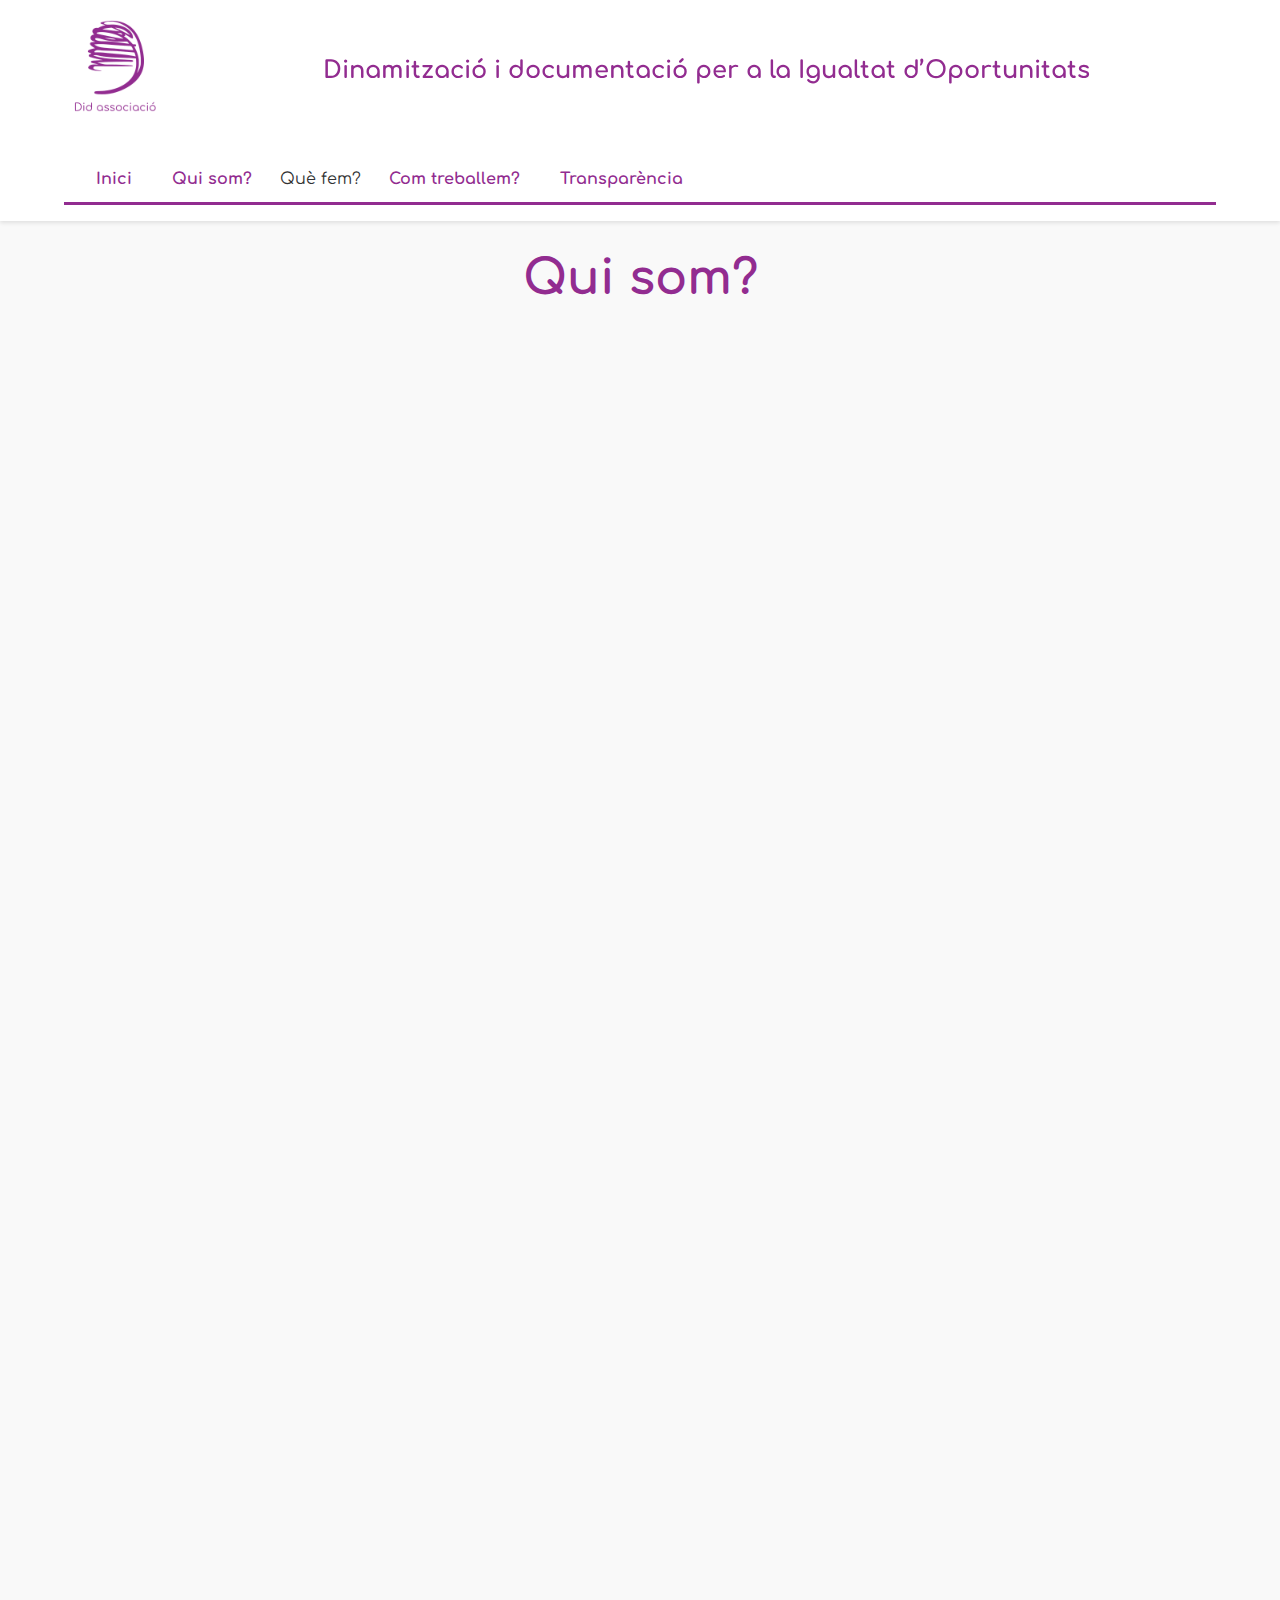
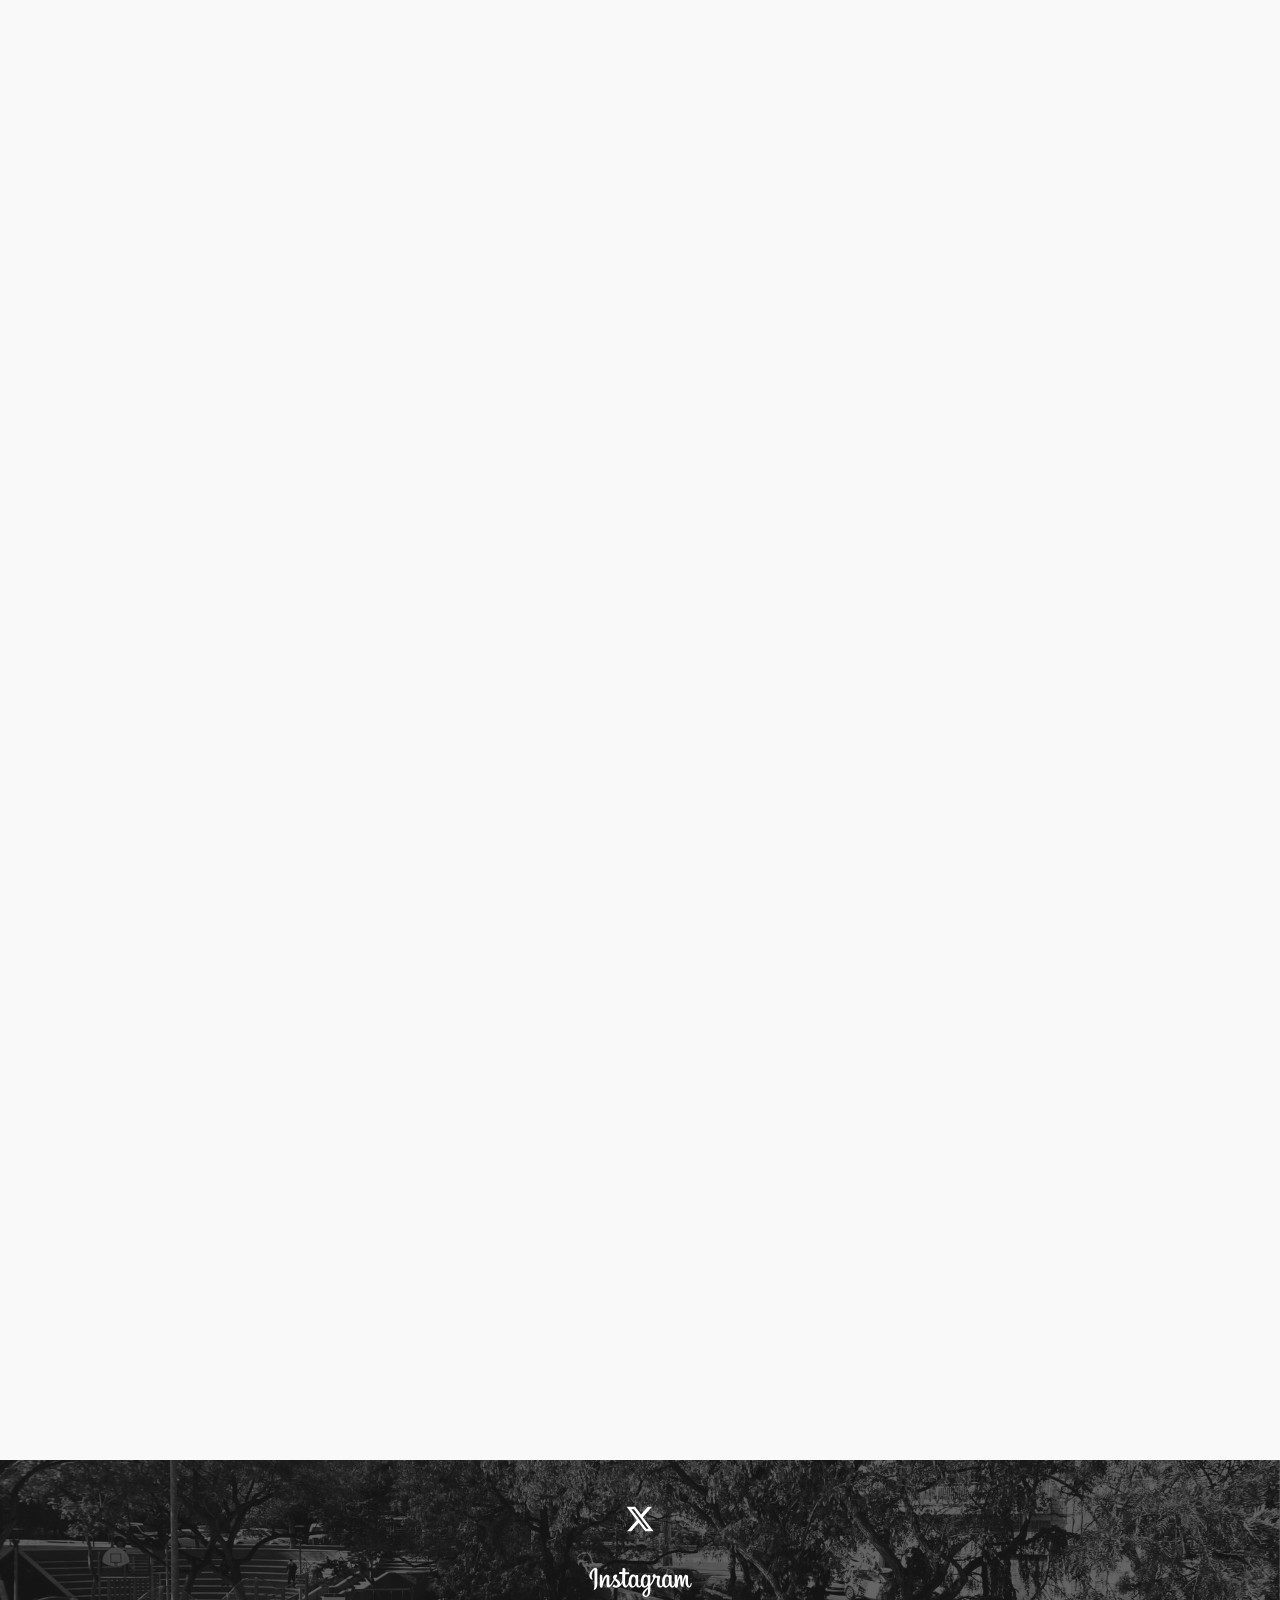
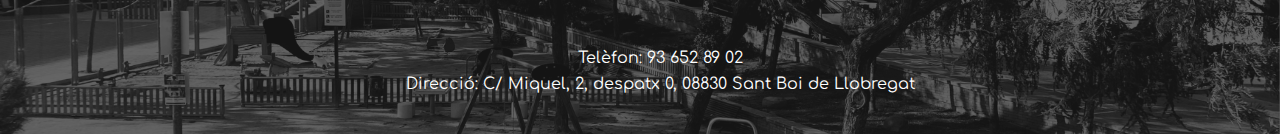
<file: pages/qui_som.html>
<!DOCTYPE html>
<html lang="en">
  <head>
    <meta charset="UTF-8" />
    <meta name="viewport" content="width=device-width, initial-scale=1.0" />
    <link rel="stylesheet" href="../css/styles.css" />
    <link rel="stylesheet" href="../css/footer.css" />
    <link rel="stylesheet" href="../css/qui_som.css" />
    <title>Qui Som?</title>
    <link rel="preconnect" href="https://fonts.googleapis.com" />
    <link rel="preconnect" href="https://fonts.gstatic.com" crossorigin />
    <link
      href="https://fonts.googleapis.com/css2?family=Comfortaa:wght@300..700&display=swap"
      rel="stylesheet"
    />
  </head>
  <body>
    <!-- Header -->
    <div id="header">
      <header>
        <div class="logo">
          <img src="../img/logos/1.png" alt="Logo" />
        </div>
        <div class="company-name">
          <h1>Dinamització i documentació per a la Igualtat d’Oportunitats</h1>
        </div>
        <nav>
          <ul>
            <li>
              <a href="../../index.html">Inici</a>
            </li>
            <li>
              <a href="#">Qui som?</a>
              <ul>
                <li><a href="./qui_som.html#trajectoria">Trajectoria</a></li>
                <li>
                  <a href="./qui_som.html#missio">Missió, visió i valors</a>
                </li>
                <li><a href="./qui_som.html#equip">Equip</a></li>
              </ul>
            </li>
            <li>
              <span>Què fem?</span>
              <ul>
                <li><a href="./projectes_propis.html">Projectes propis</a></li>
                <li>
                  <a href="./activitats_tallers.html">Activitats i tallers</a>
                </li>
                <li>
                  <a href="./pla_comunitari.html"
                    >Participació en el pla comunitari</a
                  >
                </li>
                <li>
                  <a href="./arees_actuacio.html">Àrees d'actuació</a>
                  <ul>
                    <li>
                      <a href="./arees_actuacio.html#infancia"
                        >Infància i família</a
                      >
                    </li>
                    <li>
                      <a href="./arees_actuacio.html#igualtat">Igualtat</a>
                    </li>
                    <li>
                      <a href="./arees_actuacio.html#gentGran">Gent Gran</a>
                    </li>
                    <li>
                      <a href="./arees_actuacio.html#diversitatFuncional"
                        >Diversitat funcional</a
                      >
                    </li>
                    <li>
                      <a href="./arees_actuacio.html#educacio">Educació</a>
                    </li>
                    <li>
                      <a href="./arees_actuacio.html#">Acció Comunitària</a>
                    </li>
                  </ul>
                </li>
              </ul>
            </li>
            <li>
              <a href="./com_treballem.html">Com treballem?</a>
              <ul>
                <li>
                  <a href="./com_treballem.html#gamificacio">Gamificació</a>
                </li>
                <li>
                  <a href="./com_treballem.html#feminisme"
                    >Perspectiva feminista</a
                  >
                </li>
                <li>
                  <a href="./com_treballem.html#diferenciacio"
                    >Què ens diferencia?</a
                  >
                </li>
              </ul>
            </li>
            <li><a href="./transparencia.html">Transparència</a></li>
          </ul>
        </nav>
      </header>
    </div>

    <!-- Main Content -->
    <main id="trajectoria">
      <h2 class="page_title">Qui som?</h2>
      <!-- Trajectoria -->
      <section id="trajectoria" class="trajectoria-section">
        <div>
          <h2>La nostra trajectòria</h2>
          <p>
            Va ser el 2006 quan un grup d’apassionades persones va decidir que
            l’acció social era la clau per construir un món més equitatiu i
            just. En el teixit mateix de la nostra organització, es troba la
            perspectiva de gènere com la nostra bandera. Creiem fervorosament
            que només a través de la inclusió i el respecte mutu podem
            aconseguir un canvi real.
          </p>
          <p>
            En els nostres primers anys, vam enfrontar desafiaments
            significatius. La desigualtat de gènere i les bretxes socials eren
            com ombres que entelaven el panorama, però no ens vam aturar. Des de
            l’inici, vam proposar-nos abordar tots els col·lectius, reconeixent
            que la inclusió no és només un valor, sinó un camí que hem de
            recórrer juntes.
          </p>
          <p>
            En cada projecte que emprenem ens esforcem per teixir una xarxa de
            suport que reflecteixi la diversitat i que reforci cada persona. La
            nostra missió es materialitza en l’acció social integral. Treballem
            incansablement amb nenes i nens, joves, adults grans, persones amb
            diversitat i qualsevol persona que necessiti un suport sòlid. Des de
            programes educatius fins a iniciatives d’ocupació inclusiva, cada
            projecte reflecteix el nostre compromís amb el benestar de la
            comunitat.
          </p>
        </div>
        <img src="../../img/qui_som/LIKEE.jpg" alt="Logo" />
      </section>
      <!-- END Trajectoria -->
      <!-- Missió -->
      <section id="missio" class="missio-section">
        <div class="cards-container">
          <div class="card">
            <div class="icon">
              <i class="fas fa-bullseye"></i>
            </div>
            <h3>Missió</h3>
            <p>
              Promoure la Igualtat d'Oportunitats a la societat donant resposta
              a les necessitats socials des d’una mirada inclusiva i
              interseccional a través de la Innovació Social.
            </p>
          </div>

          <div class="card">
            <h3>Visió</h3>
            <p>
              La nostra mirada és integradora des del respecte als processos
              individuals i col·lectius i capacitadora pel que fa a
              l’apoderament de les persones.
            </p>
          </div>
          <div class="card">
            <h3>Valors</h3>
            <p>
              Ens mou la igualtat, la diversitat, la no violència i el treball
              en xarxa.
            </p>
          </div>
        </div>
      </section>

      <!-- END Missió -->

      <!-- Equip -->
      <section id="equip" class="equip-section">
        <h2>Equip</h2>
        <p>
          A DID Associació disposem d'un equip multidisciplinari format per
          professionals de l'àmbit social i educatiu. Cadascuna d'elles aporta
          el seu coneixement, experiència i compromís per donar valor a la tasca
          que realitzem dia a dia en els nostres projectes.
        </p>
        <div class="gallery">
          <div class="gallery-item">
            <img
              src="../img/qui_som/personal/NEUS MARITIN.jpg"
              alt="Neus Martín"
            />
            <div class="caption">Neus Martín</div>
          </div>
          <div class="gallery-item">
            <img
              src="../img/qui_som/personal/IRIS SEVILLANO.jpg"
              alt="Iris Sevillano"
            />
            <div class="caption">Iris Sevillano</div>
          </div>
          <div class="gallery-item">
            <img
              src="../img/qui_som/personal/ANTONIA SANCHEZ.jpg"
              alt="Antonia Sánchez"
            />
            <div class="caption">Antonia Sánchez</div>
          </div>
          <div class="gallery-item">
            <img
              src="../img/qui_som/personal/MARINA_VALLÉS.jpg"
              alt="Marina Vallés"
            />
            <div class="caption">Marina Vallés</div>
          </div>
          <div class="gallery-item">
            <img
              src="../img/qui_som/personal/PILAR RUIZ.jpg"
              alt="Pilar Ruiz"
            />
            <div class="caption">Pilar Ruiz</div>
          </div>
          <div class="gallery-item">
            <img src="../img/qui_som/personal/IZAN POZO.jpg" alt="Izan Pozo" />
            <div class="caption">Izan Pozo</div>
          </div>
          <div class="gallery-item">
            <img src="../img/qui_som/personal/LAIA_SANCHEZ.jpg"Laia Sánchez" />
            <div class="caption">Laia Sánchez</div>
          </div>
          <div class="gallery-item">
            <img
              src="../img/qui_som/personal/marina ramireez.jpg"
              alt="Marina Ramirez"
            />
            <div class="caption">Marina Ramirez</div>
          </div>
          <div class="gallery-item">
            <img
              src="../img/qui_som/personal/Sergi Lozano.jpg"
              alt="Sergi Lozano"
            />
            <div class="caption">Sergi Lozano</div>
          </div>
          <div class="gallery-item">
            <img
              src="../img/qui_som/personal/Sonia fernandez.jpg"
              alt="Sonia Fernandez"
            />
            <div class="caption">Sonia Fernandez</div>
          </div>
          <!-- Añadir más imágenes aquí -->
        </div>
      </section>
      <!-- END Equip -->
    </main>

    <!-- Footer -->
    <footer class="footer">
      <div class="footer-container">
        <div class="redes">
          <div class="red">
            <a target="_blank" href="https://x.com/DIDAssociacio">
              <svg
                viewBox="0 0 24 24"
                aria-hidden="true"
                class="twitter-icon"
                width="30"
              >
                <g>
                  <path
                    d="M18.244 2.25h3.308l-7.227 8.26 8.502 11.24H16.17l-5.214-6.817L4.99 21.75H1.68l7.73-8.835L1.254 2.25H8.08l4.713 6.231zm-1.161 17.52h1.833L7.084 4.126H5.117z"
                  ></path>
                </g>
              </svg>
            </a>
          </div>
          <div class="red">
            <a href="https://www.instagram.com/didassociacio/" target="_blank">
              <svg
                aria-label="Instagram"
                class="x1lliihq x1n2onr6 x5n08af"
                fill="currentColor"
                height="29"
                role="img"
                viewBox="32 4 113 32"
                width="103"
              >
                <title>Instagram</title>
                <path
                  clip-rule="evenodd"
                  d="M37.82 4.11c-2.32.97-4.86 3.7-5.66 7.13-1.02 4.34 3.21 6.17 3.56 5.57.4-.7-.76-.94-1-3.2-.3-2.9 1.05-6.16 2.75-7.58.32-.27.3.1.3.78l-.06 14.46c0 3.1-.13 4.07-.36 5.04-.23.98-.6 1.64-.33 1.9.32.28 1.68-.4 2.46-1.5a8.13 8.13 0 0 0 1.33-4.58c.07-2.06.06-5.33.07-7.19 0-1.7.03-6.71-.03-9.72-.02-.74-2.07-1.51-3.03-1.1Zm82.13 14.48a9.42 9.42 0 0 1-.88 3.75c-.85 1.72-2.63 2.25-3.39-.22-.4-1.34-.43-3.59-.13-5.47.3-1.9 1.14-3.35 2.53-3.22 1.38.13 2.02 1.9 1.87 5.16ZM96.8 28.57c-.02 2.67-.44 5.01-1.34 5.7-1.29.96-3 .23-2.65-1.72.31-1.72 1.8-3.48 4-5.64l-.01 1.66Zm-.35-10a10.56 10.56 0 0 1-.88 3.77c-.85 1.72-2.64 2.25-3.39-.22-.5-1.69-.38-3.87-.13-5.25.33-1.78 1.12-3.44 2.53-3.44 1.38 0 2.06 1.5 1.87 5.14Zm-13.41-.02a9.54 9.54 0 0 1-.87 3.8c-.88 1.7-2.63 2.24-3.4-.23-.55-1.77-.36-4.2-.13-5.5.34-1.95 1.2-3.32 2.53-3.2 1.38.14 2.04 1.9 1.87 5.13Zm61.45 1.81c-.33 0-.49.35-.61.93-.44 2.02-.9 2.48-1.5 2.48-.66 0-1.26-1-1.42-3-.12-1.58-.1-4.48.06-7.37.03-.59-.14-1.17-1.73-1.75-.68-.25-1.68-.62-2.17.58a29.65 29.65 0 0 0-2.08 7.14c0 .06-.08.07-.1-.06-.07-.87-.26-2.46-.28-5.79 0-.65-.14-1.2-.86-1.65-.47-.3-1.88-.81-2.4-.2-.43.5-.94 1.87-1.47 3.48l-.74 2.2.01-4.88c0-.5-.34-.67-.45-.7a9.54 9.54 0 0 0-1.8-.37c-.48 0-.6.27-.6.67 0 .05-.08 4.65-.08 7.87v.46c-.27 1.48-1.14 3.49-2.09 3.49s-1.4-.84-1.4-4.68c0-2.24.07-3.21.1-4.83.02-.94.06-1.65.06-1.81-.01-.5-.87-.75-1.27-.85-.4-.09-.76-.13-1.03-.11-.4.02-.67.27-.67.62v.55a3.71 3.71 0 0 0-1.83-1.49c-1.44-.43-2.94-.05-4.07 1.53a9.31 9.31 0 0 0-1.66 4.73c-.16 1.5-.1 3.01.17 4.3-.33 1.44-.96 2.04-1.64 2.04-.99 0-1.7-1.62-1.62-4.4.06-1.84.42-3.13.82-4.99.17-.8.04-1.2-.31-1.6-.32-.37-1-.56-1.99-.33-.7.16-1.7.34-2.6.47 0 0 .05-.21.1-.6.23-2.03-1.98-1.87-2.69-1.22-.42.39-.7.84-.82 1.67-.17 1.3.9 1.91.9 1.91a22.22 22.22 0 0 1-3.4 7.23v-.7c-.01-3.36.03-6 .05-6.95.02-.94.06-1.63.06-1.8 0-.36-.22-.5-.66-.67-.4-.16-.86-.26-1.34-.3-.6-.05-.97.27-.96.65v.52a3.7 3.7 0 0 0-1.84-1.49c-1.44-.43-2.94-.05-4.07 1.53a10.1 10.1 0 0 0-1.66 4.72c-.15 1.57-.13 2.9.09 4.04-.23 1.13-.89 2.3-1.63 2.3-.95 0-1.5-.83-1.5-4.67 0-2.24.07-3.21.1-4.83.02-.94.06-1.65.06-1.81 0-.5-.87-.75-1.27-.85-.42-.1-.79-.13-1.06-.1-.37.02-.63.35-.63.6v.56a3.7 3.7 0 0 0-1.84-1.49c-1.44-.43-2.93-.04-4.07 1.53-.75 1.03-1.35 2.17-1.66 4.7a15.8 15.8 0 0 0-.12 2.04c-.3 1.81-1.61 3.9-2.68 3.9-.63 0-1.23-1.21-1.23-3.8 0-3.45.22-8.36.25-8.83l1.62-.03c.68 0 1.29.01 2.19-.04.45-.02.88-1.64.42-1.84-.21-.09-1.7-.17-2.3-.18-.5-.01-1.88-.11-1.88-.11s.13-3.26.16-3.6c.02-.3-.35-.44-.57-.53a7.77 7.77 0 0 0-1.53-.44c-.76-.15-1.1 0-1.17.64-.1.97-.15 3.82-.15 3.82-.56 0-2.47-.11-3.02-.11-.52 0-1.08 2.22-.36 2.25l3.2.09-.03 6.53v.47c-.53 2.73-2.37 4.2-2.37 4.2.4-1.8-.42-3.15-1.87-4.3-.54-.42-1.6-1.22-2.79-2.1 0 0 .69-.68 1.3-2.04.43-.96.45-2.06-.61-2.3-1.75-.41-3.2.87-3.63 2.25a2.61 2.61 0 0 0 .5 2.66l.15.19c-.4.76-.94 1.78-1.4 2.58-1.27 2.2-2.24 3.95-2.97 3.95-.58 0-.57-1.77-.57-3.43 0-1.43.1-3.58.19-5.8.03-.74-.34-1.16-.96-1.54a4.33 4.33 0 0 0-1.64-.69c-.7 0-2.7.1-4.6 5.57-.23.69-.7 1.94-.7 1.94l.04-6.57c0-.16-.08-.3-.27-.4a4.68 4.68 0 0 0-1.93-.54c-.36 0-.54.17-.54.5l-.07 10.3c0 .78.02 1.69.1 2.09.08.4.2.72.36.91.15.2.33.34.62.4.28.06 1.78.25 1.86-.32.1-.69.1-1.43.89-4.2 1.22-4.31 2.82-6.42 3.58-7.16.13-.14.28-.14.27.07l-.22 5.32c-.2 5.37.78 6.36 2.17 6.36 1.07 0 2.58-1.06 4.2-3.74l2.7-4.5 1.58 1.46c1.28 1.2 1.7 2.36 1.42 3.45-.21.83-1.02 1.7-2.44.86-.42-.25-.6-.44-1.01-.71-.23-.15-.57-.2-.78-.04-.53.4-.84.92-1.01 1.55-.17.61.45.94 1.09 1.22.55.25 1.74.47 2.5.5 2.94.1 5.3-1.42 6.94-5.34.3 3.38 1.55 5.3 3.72 5.3 1.45 0 2.91-1.88 3.55-3.72.18.75.45 1.4.8 1.96 1.68 2.65 4.93 2.07 6.56-.18.5-.69.58-.94.58-.94a3.07 3.07 0 0 0 2.94 2.87c1.1 0 2.23-.52 3.03-2.31.09.2.2.38.3.56 1.68 2.65 4.93 2.07 6.56-.18l.2-.28.05 1.4-1.5 1.37c-2.52 2.3-4.44 4.05-4.58 6.09-.18 2.6 1.93 3.56 3.53 3.69a4.5 4.5 0 0 0 4.04-2.11c.78-1.15 1.3-3.63 1.26-6.08l-.06-3.56a28.55 28.55 0 0 0 5.42-9.44s.93.01 1.92-.05c.32-.02.41.04.35.27-.07.28-1.25 4.84-.17 7.88.74 2.08 2.4 2.75 3.4 2.75 1.15 0 2.26-.87 2.85-2.17l.23.42c1.68 2.65 4.92 2.07 6.56-.18.37-.5.58-.94.58-.94.36 2.2 2.07 2.88 3.05 2.88 1.02 0 2-.42 2.78-2.28.03.82.08 1.49.16 1.7.05.13.34.3.56.37.93.34 1.88.18 2.24.11.24-.05.43-.25.46-.75.07-1.33.03-3.56.43-5.21.67-2.79 1.3-3.87 1.6-4.4.17-.3.36-.35.37-.03.01.64.04 2.52.3 5.05.2 1.86.46 2.96.65 3.3.57 1 1.27 1.05 1.83 1.05.36 0 1.12-.1 1.05-.73-.03-.31.02-2.22.7-4.96.43-1.79 1.15-3.4 1.41-4 .1-.21.15-.04.15 0-.06 1.22-.18 5.25.32 7.46.68 2.98 2.65 3.32 3.34 3.32 1.47 0 2.67-1.12 3.07-4.05.1-.7-.05-1.25-.48-1.25Z"
                  fill="currentColor"
                  fill-rule="evenodd"
                ></path>
              </svg>
            </a>
          </div>
        </div>
        <div class="contact">
          <ul style="list-style: none">
            <li>Telèfon: 93 652 89 02</li>
            <li>
              Direcció: C/ Miquel, 2, despatx 0, 08830 Sant Boi de Llobregat
            </li>
          </ul>
        </div>
      </div>
    </footer>
    <!-- END Footer -->
    <script src="../js/index.js"></script>
  </body>
</html>
</file>
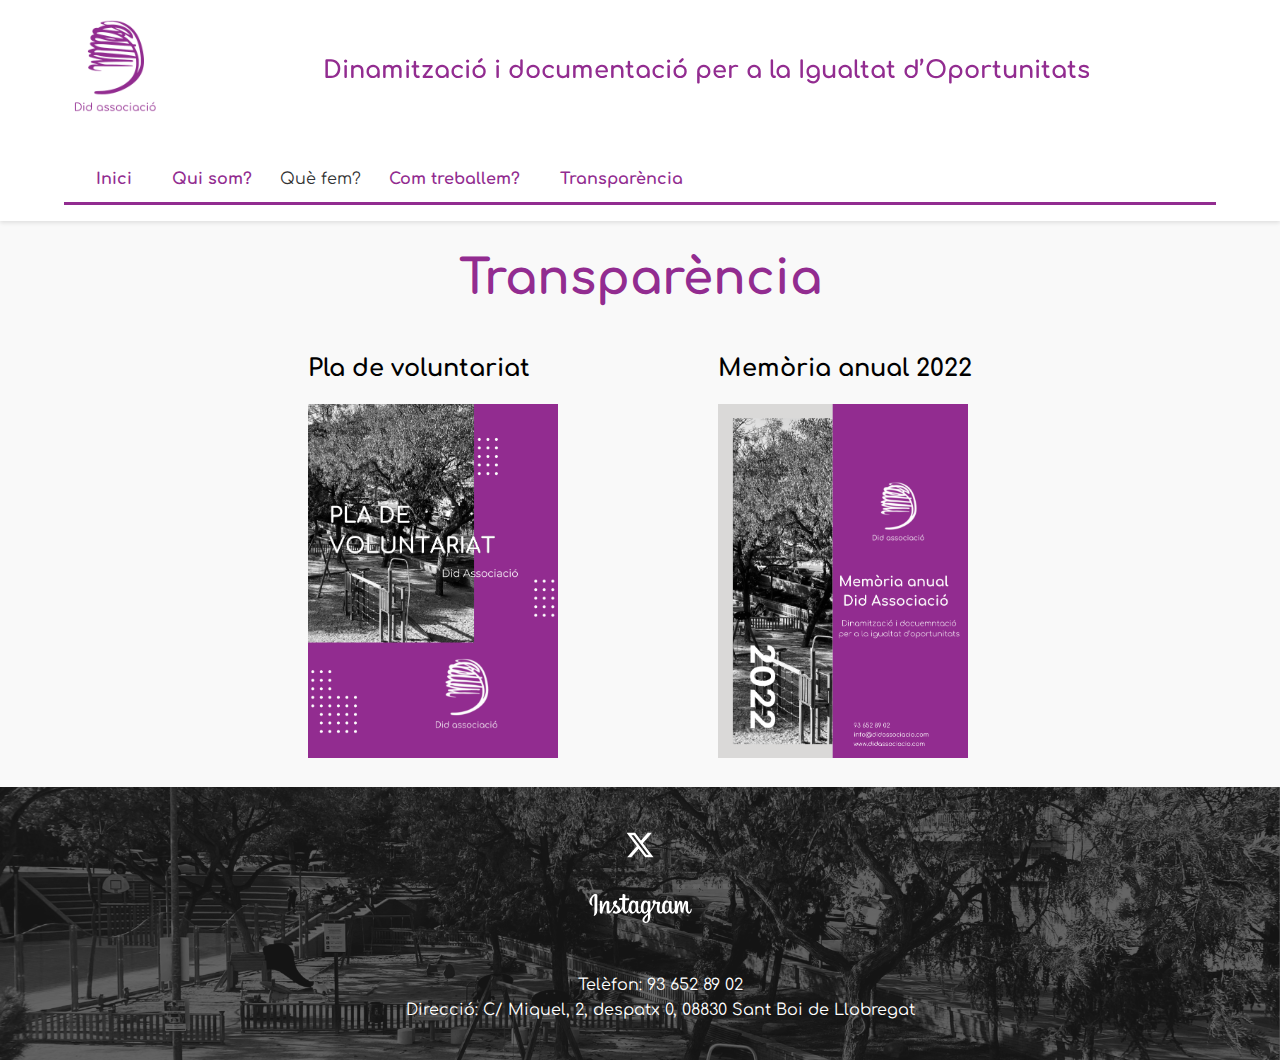
<file: pages/transparencia.html>
<!DOCTYPE html>
<html lang="en">
  <head>
    <meta charset="UTF-8" />
    <meta name="viewport" content="width=device-width, initial-scale=1.0" />
    <link rel="stylesheet" href="../css/styles.css" />
    <link rel="stylesheet" href="../css/footer.css" />
    <link rel="stylesheet" href="../css/transparencia.css" />
    <link rel="stylesheet" type="text/css" href="../slick/slick.css" />
    <link rel="stylesheet" type="text/css" href="../slick/slick-theme.css" />
    <link rel="preconnect" href="https://fonts.googleapis.com" />
    <link rel="preconnect" href="https://fonts.gstatic.com" crossorigin />
    <title>Qui Som?</title>
    <link
      href="https://fonts.googleapis.com/css2?family=Comfortaa:wght@300..700&display=swap"
      rel="stylesheet"
    />
  </head>
  <body>
    <!-- Header -->
    <div id="header">
      <header>
        <div class="logo">
          <img src="../img/logos/1.png" alt="Logo" />
        </div>
        <div class="company-name">
          <h1>Dinamització i documentació per a la Igualtat d’Oportunitats</h1>
        </div>
        <nav>
          <ul>
            <li>
              <a href="../../index.html">Inici</a>
            </li>
            <li>
              <a href="#">Qui som?</a>
              <ul>
                <li><a href="./qui_som.html#trajectoria">Trajectoria</a></li>
                <li>
                  <a href="./qui_som.html#missio">Missió, visió i valors</a>
                </li>
                <li><a href="./qui_som.html#equip">Equip</a></li>
              </ul>
            </li>
            <li>
              <span>Què fem?</span>
              <ul>
                <li><a href="./projectes_propis.html">Projectes propis</a></li>
                <li>
                  <a href="./activitats_tallers.html">Activitats i tallers</a>
                </li>
                <li>
                  <a href="./pla_comunitari.html"
                    >Participació en el pla comunitari</a
                  >
                </li>
                <li>
                  <a href="./arees_actuacio.html">Àrees d'actuació</a>
                  <ul>
                    <li>
                      <a href="./arees_actuacio.html#infancia"
                        >Infància i família</a
                      >
                    </li>
                    <li>
                      <a href="./arees_actuacio.html#igualtat">Igualtat</a>
                    </li>
                    <li>
                      <a href="./arees_actuacio.html#gentGran">Gent Gran</a>
                    </li>
                    <li>
                      <a href="./arees_actuacio.html#diversitatFuncional"
                        >Diversitat funcional</a
                      >
                    </li>
                    <li>
                      <a href="./arees_actuacio.html#educacio">Educació</a>
                    </li>
                    <li>
                      <a href="./arees_actuacio.html#">Acció Comunitària</a>
                    </li>
                  </ul>
                </li>
              </ul>
            </li>
            <li>
              <a href="./com_treballem.html">Com treballem?</a>
              <ul>
                <li>
                  <a href="./com_treballem.html#gamificacio">Gamificació</a>
                </li>
                <li>
                  <a href="./com_treballem.html#feminisme"
                    >Perspectiva feminista</a
                  >
                </li>
                <li>
                  <a href="./com_treballem.html#diferenciacio"
                    >Què ens diferencia?</a
                  >
                </li>
              </ul>
            </li>
            <li><a href="./transparencia.html">Transparència</a></li>
          </ul>
        </nav>
      </header>
    </div>

    <!-- Main Content -->
    <main id="trajectoria">
      <h2 class="page_title">Transparència</h2>
      <div class="transparencia-container">
        <div class="transparencia-item">
          <h2>Pla de voluntariat</h2>
          <a
            href="../documents/transparencia/Pla de voluntariat DID ASSOCIACIÓ.pdf"
            download
            ><img
              alt="Portada pla de voluntaritat"
              class="dossier-img"
              src="../img/transparencia/Pla de voluntariat DID ASSOCIACIÓ.png"
              width="250"
          /></a>
        </div>
        <div class="transparencia-item">
          <h2>Memòria anual 2022</h2>
          <a href="../documents/transparencia/MEMORIA DID 2022.pdf" download
            ><img
              alt="Portada Memòria asscociació"
              class="dossier-img"
              src="../img/transparencia/MEMORIA DID 2022.png"
              width="250"
          /></a>
        </div>
      </div>
    </main>

    <!-- Footer -->
    <footer class="footer">
      <div class="footer-container">
        <div class="redes">
          <div class="red">
            <a target="_blank" href="https://x.com/DIDAssociacio">
              <svg
                viewBox="0 0 24 24"
                aria-hidden="true"
                class="twitter-icon"
                width="30"
              >
                <g>
                  <path
                    d="M18.244 2.25h3.308l-7.227 8.26 8.502 11.24H16.17l-5.214-6.817L4.99 21.75H1.68l7.73-8.835L1.254 2.25H8.08l4.713 6.231zm-1.161 17.52h1.833L7.084 4.126H5.117z"
                  ></path>
                </g>
              </svg>
            </a>
          </div>
          <div class="red">
            <a href="https://www.instagram.com/didassociacio/" target="_blank">
              <svg
                aria-label="Instagram"
                class="x1lliihq x1n2onr6 x5n08af"
                fill="currentColor"
                height="29"
                role="img"
                viewBox="32 4 113 32"
                width="103"
              >
                <title>Instagram</title>
                <path
                  clip-rule="evenodd"
                  d="M37.82 4.11c-2.32.97-4.86 3.7-5.66 7.13-1.02 4.34 3.21 6.17 3.56 5.57.4-.7-.76-.94-1-3.2-.3-2.9 1.05-6.16 2.75-7.58.32-.27.3.1.3.78l-.06 14.46c0 3.1-.13 4.07-.36 5.04-.23.98-.6 1.64-.33 1.9.32.28 1.68-.4 2.46-1.5a8.13 8.13 0 0 0 1.33-4.58c.07-2.06.06-5.33.07-7.19 0-1.7.03-6.71-.03-9.72-.02-.74-2.07-1.51-3.03-1.1Zm82.13 14.48a9.42 9.42 0 0 1-.88 3.75c-.85 1.72-2.63 2.25-3.39-.22-.4-1.34-.43-3.59-.13-5.47.3-1.9 1.14-3.35 2.53-3.22 1.38.13 2.02 1.9 1.87 5.16ZM96.8 28.57c-.02 2.67-.44 5.01-1.34 5.7-1.29.96-3 .23-2.65-1.72.31-1.72 1.8-3.48 4-5.64l-.01 1.66Zm-.35-10a10.56 10.56 0 0 1-.88 3.77c-.85 1.72-2.64 2.25-3.39-.22-.5-1.69-.38-3.87-.13-5.25.33-1.78 1.12-3.44 2.53-3.44 1.38 0 2.06 1.5 1.87 5.14Zm-13.41-.02a9.54 9.54 0 0 1-.87 3.8c-.88 1.7-2.63 2.24-3.4-.23-.55-1.77-.36-4.2-.13-5.5.34-1.95 1.2-3.32 2.53-3.2 1.38.14 2.04 1.9 1.87 5.13Zm61.45 1.81c-.33 0-.49.35-.61.93-.44 2.02-.9 2.48-1.5 2.48-.66 0-1.26-1-1.42-3-.12-1.58-.1-4.48.06-7.37.03-.59-.14-1.17-1.73-1.75-.68-.25-1.68-.62-2.17.58a29.65 29.65 0 0 0-2.08 7.14c0 .06-.08.07-.1-.06-.07-.87-.26-2.46-.28-5.79 0-.65-.14-1.2-.86-1.65-.47-.3-1.88-.81-2.4-.2-.43.5-.94 1.87-1.47 3.48l-.74 2.2.01-4.88c0-.5-.34-.67-.45-.7a9.54 9.54 0 0 0-1.8-.37c-.48 0-.6.27-.6.67 0 .05-.08 4.65-.08 7.87v.46c-.27 1.48-1.14 3.49-2.09 3.49s-1.4-.84-1.4-4.68c0-2.24.07-3.21.1-4.83.02-.94.06-1.65.06-1.81-.01-.5-.87-.75-1.27-.85-.4-.09-.76-.13-1.03-.11-.4.02-.67.27-.67.62v.55a3.71 3.71 0 0 0-1.83-1.49c-1.44-.43-2.94-.05-4.07 1.53a9.31 9.31 0 0 0-1.66 4.73c-.16 1.5-.1 3.01.17 4.3-.33 1.44-.96 2.04-1.64 2.04-.99 0-1.7-1.62-1.62-4.4.06-1.84.42-3.13.82-4.99.17-.8.04-1.2-.31-1.6-.32-.37-1-.56-1.99-.33-.7.16-1.7.34-2.6.47 0 0 .05-.21.1-.6.23-2.03-1.98-1.87-2.69-1.22-.42.39-.7.84-.82 1.67-.17 1.3.9 1.91.9 1.91a22.22 22.22 0 0 1-3.4 7.23v-.7c-.01-3.36.03-6 .05-6.95.02-.94.06-1.63.06-1.8 0-.36-.22-.5-.66-.67-.4-.16-.86-.26-1.34-.3-.6-.05-.97.27-.96.65v.52a3.7 3.7 0 0 0-1.84-1.49c-1.44-.43-2.94-.05-4.07 1.53a10.1 10.1 0 0 0-1.66 4.72c-.15 1.57-.13 2.9.09 4.04-.23 1.13-.89 2.3-1.63 2.3-.95 0-1.5-.83-1.5-4.67 0-2.24.07-3.21.1-4.83.02-.94.06-1.65.06-1.81 0-.5-.87-.75-1.27-.85-.42-.1-.79-.13-1.06-.1-.37.02-.63.35-.63.6v.56a3.7 3.7 0 0 0-1.84-1.49c-1.44-.43-2.93-.04-4.07 1.53-.75 1.03-1.35 2.17-1.66 4.7a15.8 15.8 0 0 0-.12 2.04c-.3 1.81-1.61 3.9-2.68 3.9-.63 0-1.23-1.21-1.23-3.8 0-3.45.22-8.36.25-8.83l1.62-.03c.68 0 1.29.01 2.19-.04.45-.02.88-1.64.42-1.84-.21-.09-1.7-.17-2.3-.18-.5-.01-1.88-.11-1.88-.11s.13-3.26.16-3.6c.02-.3-.35-.44-.57-.53a7.77 7.77 0 0 0-1.53-.44c-.76-.15-1.1 0-1.17.64-.1.97-.15 3.82-.15 3.82-.56 0-2.47-.11-3.02-.11-.52 0-1.08 2.22-.36 2.25l3.2.09-.03 6.53v.47c-.53 2.73-2.37 4.2-2.37 4.2.4-1.8-.42-3.15-1.87-4.3-.54-.42-1.6-1.22-2.79-2.1 0 0 .69-.68 1.3-2.04.43-.96.45-2.06-.61-2.3-1.75-.41-3.2.87-3.63 2.25a2.61 2.61 0 0 0 .5 2.66l.15.19c-.4.76-.94 1.78-1.4 2.58-1.27 2.2-2.24 3.95-2.97 3.95-.58 0-.57-1.77-.57-3.43 0-1.43.1-3.58.19-5.8.03-.74-.34-1.16-.96-1.54a4.33 4.33 0 0 0-1.64-.69c-.7 0-2.7.1-4.6 5.57-.23.69-.7 1.94-.7 1.94l.04-6.57c0-.16-.08-.3-.27-.4a4.68 4.68 0 0 0-1.93-.54c-.36 0-.54.17-.54.5l-.07 10.3c0 .78.02 1.69.1 2.09.08.4.2.72.36.91.15.2.33.34.62.4.28.06 1.78.25 1.86-.32.1-.69.1-1.43.89-4.2 1.22-4.31 2.82-6.42 3.58-7.16.13-.14.28-.14.27.07l-.22 5.32c-.2 5.37.78 6.36 2.17 6.36 1.07 0 2.58-1.06 4.2-3.74l2.7-4.5 1.58 1.46c1.28 1.2 1.7 2.36 1.42 3.45-.21.83-1.02 1.7-2.44.86-.42-.25-.6-.44-1.01-.71-.23-.15-.57-.2-.78-.04-.53.4-.84.92-1.01 1.55-.17.61.45.94 1.09 1.22.55.25 1.74.47 2.5.5 2.94.1 5.3-1.42 6.94-5.34.3 3.38 1.55 5.3 3.72 5.3 1.45 0 2.91-1.88 3.55-3.72.18.75.45 1.4.8 1.96 1.68 2.65 4.93 2.07 6.56-.18.5-.69.58-.94.58-.94a3.07 3.07 0 0 0 2.94 2.87c1.1 0 2.23-.52 3.03-2.31.09.2.2.38.3.56 1.68 2.65 4.93 2.07 6.56-.18l.2-.28.05 1.4-1.5 1.37c-2.52 2.3-4.44 4.05-4.58 6.09-.18 2.6 1.93 3.56 3.53 3.69a4.5 4.5 0 0 0 4.04-2.11c.78-1.15 1.3-3.63 1.26-6.08l-.06-3.56a28.55 28.55 0 0 0 5.42-9.44s.93.01 1.92-.05c.32-.02.41.04.35.27-.07.28-1.25 4.84-.17 7.88.74 2.08 2.4 2.75 3.4 2.75 1.15 0 2.26-.87 2.85-2.17l.23.42c1.68 2.65 4.92 2.07 6.56-.18.37-.5.58-.94.58-.94.36 2.2 2.07 2.88 3.05 2.88 1.02 0 2-.42 2.78-2.28.03.82.08 1.49.16 1.7.05.13.34.3.56.37.93.34 1.88.18 2.24.11.24-.05.43-.25.46-.75.07-1.33.03-3.56.43-5.21.67-2.79 1.3-3.87 1.6-4.4.17-.3.36-.35.37-.03.01.64.04 2.52.3 5.05.2 1.86.46 2.96.65 3.3.57 1 1.27 1.05 1.83 1.05.36 0 1.12-.1 1.05-.73-.03-.31.02-2.22.7-4.96.43-1.79 1.15-3.4 1.41-4 .1-.21.15-.04.15 0-.06 1.22-.18 5.25.32 7.46.68 2.98 2.65 3.32 3.34 3.32 1.47 0 2.67-1.12 3.07-4.05.1-.7-.05-1.25-.48-1.25Z"
                  fill="currentColor"
                  fill-rule="evenodd"
                ></path>
              </svg>
            </a>
          </div>
        </div>
        <div class="contact">
          <ul style="list-style: none">
            <li>Telèfon: 93 652 89 02</li>
            <li>
              Direcció: C/ Miquel, 2, despatx 0, 08830 Sant Boi de Llobregat
            </li>
          </ul>
        </div>
      </div>
    </footer>
    <!-- END Footer -->
    <script src="../js/index.js"></script>
  </body>
</html>
</file>
<file: css/styles.css>
@import url(slider.css);
@import url(contact.css);
@import url(header.css);

/* Global settings */
body {
  font-family: "Comfortaa", sans-serif;
  line-height: 1.6;
  color: #333;
  background-color: #f9f9f9;
  margin: 0;
  padding: 0;
  text-align: justify;
}

h1,
h2,
h3 {
  margin: 0 0 1rem 0;
}

section {
  padding: 4rem 1rem;
  margin: 4rem 0rem;
}

section:last-child {
  margin-bottom: 0;
}

.page_title {
  font-size: 3rem;
  color: #922c90;
  text-align: center;
  margin-bottom: 2rem;
}

/* Sticky Header */
#header {
  position: sticky;
  top: 0;
  z-index: 1000;
  background-color: #fff;
  box-shadow: 0 2px 4px rgba(0, 0, 0, 0.1);
  padding: 1rem 0; /* Espaciado interno */
}

header {
  display: flex;
  justify-content: space-between;
  align-items: center;
  width: 90%;
  margin: 0 auto;
  gap: 2rem;
  flex-wrap: wrap;
}

header .logo {
  flex: 0 0 auto;
}

header img {
  width: 100px;
}

header .company-name {
  flex: 1 1 auto;
  text-align: center;
}

header h1 {
  font-size: 1.5rem;
  line-height: 1.4;
  color: #922c90;
  margin: 0;
}

nav {
  flex: 1 1 auto; /* El menú ocupa espacio flexible */
  text-align: right;
}

nav ul {
  display: flex;
  list-style: none;
  margin: 0;
  padding: 0;
  gap: 1rem; /* Espaciado entre enlaces del menú */
  flex-wrap: wrap; /* Permite que los elementos bajen si no hay espacio */
}

nav ul li {
  flex: 0 1 auto; /* Cada elemento ocupa espacio según su contenido */
}

nav ul li a {
  text-decoration: none;
  color: #922c90;
  font-weight: bold;
  font-size: 1rem;
  padding: 0.5rem 0.75rem;
  transition: color 0.3s ease;
  white-space: nowrap; /* Evita que el texto se parta */
}

nav ul li a:hover {
  color: #fcc400; /* Efecto hover */
}

/* Espaciado entre header y contenido */
main {
  margin-top: 3rem; /* Añade espacio debajo del header */
}

/* Main content */
main {
  padding: 20px;
  margin: 0 10%;
}

section {
  padding: 20px;
  margin-bottom: 20px;
}

html, body {
  height: 100%;
  margin: 0;
  display: flex;
  flex-direction: column;
}

main {
  flex: 1; /* Ocupa todo el espacio disponible */
}

/* About Section */
.section-contact {
  background: white;
  text-align: center;
}
.about-section {
  display: flex;
  gap: 20px;
  align-items: center;
  padding: 40px;
  background-color: white;
  margin: 20px auto;
  max-width: 1200px;
  border-radius: 8px;
  box-shadow: 0 4px 6px rgba(0, 0, 0, 0.1);
}

.section-did {
  display: flex;
  justify-content: space-around;
}
.about-section img {
  width: 200px;
  border-radius: 8px;
}


.about-section h2 {
  color: #922c90;
  font-size: 2rem;
  margin-bottom: 10px;
}

.about-section p {
  color: #333;
  line-height: 1.6;
  text-align: justify;
}
.hidden {
  display: none;
}
</file>
<file: css/footer.css>
.redes {
  display: flex;
  flex-direction: column;
  justify-content: space-evenly;
  align-items: center;
  height: 150px;
  text-decoration: none;
}
.redes a {
  color: white;
  text-decoration: none;
  font-size: 20px;
}
footer {
  color: white;
  text-align: center;
  position: relative;
  padding: 0 !important;
  margin: 0 !important;
}
footer::before {
  content: "";
  background: url("../img/Foot.png") no-repeat center center;
  background-size: cover;
  opacity: 0.8;
  position: absolute;
  top: 0;
  left: 0;
  width: 100%;
  height: 100%;
  z-index: -1;
}
svg {
  fill: white;
}
.footer-container {
  background-color: rgba(0, 0, 0, 0.6);
  padding: 20px;
  margin: 0;
}
</file>
<file: css/activitats-tallers.css>
.title-container {
  display: flex;
  flex-direction: column;
  align-items: center;
}
.page-title {
  font-size: 2.5rem;
  font-weight: bold;
  margin-bottom: 1rem;
  color: #922c90;
}
.subtitle {
  font-size: 1.5rem;
  margin-bottom: 2rem;
  color: #008f94;
}

.text-container {
  text-align: justify;
  max-width: 60%;
  margin: auto;
  margin-bottom: 30px;
}
.activitats-tallers-container {
  display: flex;
  flex-wrap: wrap;
  justify-content: space-evenly;
  margin-top: 2rem;
}
.activitats-tallers-item {
  background: #fff;
  border-radius: 12px;
  box-shadow: 0 4px 8px rgba(0, 0, 0, 0.1);
  padding: 2rem 6rem 2rem 4rem;
  transition: transform 0.3s ease-in-out;
}
.activitats-tallers-item h2 {
  color: #008f94;
  text-align: center;
}
.dossier-img {
  max-width: 300px;
  border-radius: 8px;
  transition: opacity 0.3s;
  flex-shrink: 0;
}

.dossier-img:hover {
  opacity: 0.8;
}

.taller-content {
  display: flex;
  flex-direction: column;
  gap: 1.5rem;
  align-items: center;
  justify-content: center;
  margin-top: 1.5rem;
  width: 100%;
}

.text-content {
  flex: 1;
  min-width: 250px;
  text-align: center;
}

.text-content h1 {
  font-size: 1.8rem;
  margin-bottom: 1rem;
}

.list-group {
  text-align: left;
  background: #f3f4f6;
  padding: 1rem;
  border-radius: 8px;
  margin-bottom: 1rem;
  width: 100%;
}

.list-group h2 {
  font-size: 1.4rem;
  color: #008f94;
  margin-bottom: 0.5rem;
}

.list-group ul {
  padding-left: 1.5rem;
  list-style: disc;
}

@media (max-width: 1024px) {
  .title-container {
    flex-direction: column;
    align-items: center;
    text-align: center;
  }

  .activitats-tallers-container {
    padding: 0 2rem;
  }

  .dossier-img {
    max-width: 120px;
  }

  .activitats-tallers-item {
    flex-direction: column;
    align-items: center;
    text-align: center;
  }

  .text-content {
    text-align: center;
  }

  .list-group {
    text-align: left;
  }
}
</file>
<file: css/pla_comunitari.css>
/* Tarjeta de proyecto */
.project-card {
  display: flex;
  align-items: center;
  background-color: #fff;
  border-radius: 12px;
  box-shadow: 0 4px 8px rgba(0, 0, 0, 0.08);
  margin: 0 auto;
  min-height: 250px;
  padding: 2rem;
  gap: 3rem;
}

/* Imagen de la estrella */
.project-image {
  margin-right: 10px;
  width: 300px;
}

/* Texto del proyecto */
.project-text {
  flex-grow: 1;
  line-height: 1.5;
}
.project-text h2 {
  color: #922c90;
}

/* Botón de descarga */
.project-download {
  display: flex;
  align-items: center;
  color: #666;
  text-decoration: none;
  font-size: 14px;
}

/* Icono de descarga */
.download-icon {
  margin-right: 5px;
  width: 30px;
  height: 30px;
}
</file>
<file: css/projectes_propis.css>
/* Contenedor principal */
.project-container {
  display: flex;
  flex-direction: column;
  gap: 20px;
  padding: 20px;
  margin: auto;
}

/* Tarjeta de proyecto */
.project-card {
  display: flex;
  align-items: center;
  background-color: #fff;
  border-radius: 12px;
  box-shadow: 0 4px 8px rgba(0, 0, 0, 0.08);
  margin: 0 auto;
  min-height: 250px;
  padding: 4rem 1rem;
  gap: 3rem;
}

/* Imagen de la estrella */
.project-image {
  margin-right: 10px;
  width: 300px;
}

/* Texto del proyecto */
.project-text {
  flex-grow: 1;
  line-height: 1.5;
}
.project-text h2 {
  color: #922c90;
}

/* Botón de descarga */
.project-download {
  display: flex;
  align-items: center;
  color: #666;
  text-decoration: none;
  font-size: 14px;
}

/* Icono de descarga */
.download-icon {
  margin-right: 5px;
  width: 30px;
  height: 30px;
}
</file>
<file: css/header.css>
nav {
  background-color: white;
  padding: 10px 20px;
  border-bottom: 3px solid #922c90;
  position: relative;
  z-index: 2;
}
nav ul {
  list-style: none;
  margin: 0;
  padding: 0;
  display: flex;
  gap: 20px;
}
nav ul li {
  position: relative;
}
nav ul li a {
  text-decoration: none;
  color: #3a3939;
  font-weight: bold;
  padding: 5px;
  border-bottom: 2px solid transparent;
  transition: color 0.3s, border-color 0.3s;
}
nav ul li a:hover {
  color: #922c90;
  border-color: #922c90;
}
nav ul li ul {
  display: none;
  position: absolute;
  top: 100%;
  left: 0;
  background-color: white;
  padding: 10px 0;
  box-shadow: 0 4px 6px rgba(0, 0, 0, 0.1);
  border-radius: 4px;
  min-width: 200px;
  z-index: 1000;
}
nav ul li:hover > ul {
  display: block;
}
nav ul li ul li {
  padding: 5px 20px;
  position: relative;
}
nav ul li ul li a {
  font-weight: normal;
  border: none;
  display: block;
}
nav ul li ul li a:hover {
  color: #fcc400;
}
nav ul li ul li ul {
  display: none;
  position: absolute;
  top: 0;
  left: 100%;
  border-radius: 4px;
  background-color: #f0ecec;
}
nav ul li ul li:hover > ul {
  display: block;
}
</file>
<file: css/img-viewer.css>
/* Estilos para la galería */
.galeria img {
  width: 150px;
  margin: 5px;
  cursor: pointer;
  transition: 0.3s;
}

.galeria img:hover {
  opacity: 0.7;
}

/* Estilos para el modal */
.modal {
  display: none; /* Oculto por defecto */
  position: fixed;
  z-index: 100;
  left: 0;
  top: 0;
  width: 100%;
  height: 100%;
  overflow: auto;
  background-color: rgba(0,0,0,0.8);
}

/* Contenido del modal */
.modal-contenido {
  margin: auto;
  display: block;
  max-width: 80%;
  max-height: 80%;
  z-index: 9999;
}

/* Botón para cerrar */
.cerrar {
  position: absolute;
  top: 20px;
  right: 35px;
  color: #fff;
  font-size: 40px;
  font-weight: bold;
  cursor: pointer;
}

/* Texto de descripción si lo deseas */
.caption {
  text-align: center;
  color: #ccc;
  padding: 10px 0;
}
</file>
<file: css/qui_som.css>
/* TRAJECTORIA SECTION */
.trajectoria-section {
  display: flex;
  gap: 2rem;
  align-items: center;
  padding: 4rem 1rem;
  background-color: #fff;
  border-radius: 12px;
  box-shadow: 0 4px 8px rgba(0, 0, 0, 0.08);
  max-width: 1000px;
  margin: 0 auto;
}

.trajectoria-section img {
  width: 180px;
  border-radius: 12px;
}

.trajectoria-section h2 {
  font-size: 2.5rem;
  color: #922c90;
  margin-bottom: 1rem;
}

.trajectoria-section p {
  font-size: 1.1rem;
  color: #555;
  text-align: justify;
}

/* MISSIÓ SECTION */
.missio-section {
  background-color: #f4f4fb; /* Fondo sutil */
  padding: 4rem 1rem;
  text-align: center;
}

.missio-section h2 {
  color: #922c90;
  margin-bottom: 2rem;
  font-size: 2.2rem;
}

.cards-container {
  display: grid;
  grid-template-columns: repeat(auto-fit, minmax(300px, 1fr));
  gap: 2rem;
  max-width: 1000px;
  margin: 0 auto;
}

.card {
  background: #fff;
  border-radius: 12px;
  box-shadow: 0 4px 8px rgba(0, 0, 0, 0.08);
  padding: 2rem;
  transition: transform 0.3s ease, box-shadow 0.3s ease;
}

.card:hover {
  transform: translateY(-10px);
  box-shadow: 0 6px 12px rgba(0, 0, 0, 0.12);
}

.card h3 {
  font-size: 1.8rem;
  color: #922c90;
  margin-bottom: 1rem;
}

.card p {
  font-size: 1rem;
  color: #555;
}

/* EQUIP SECTION */
.equip-section {
  text-align: center;
  padding: 4rem 1rem;
}

.equip-section h2 {
  color: #922c90;
  margin-bottom: 2rem;
  font-size: 2rem;
}

.gallery {
  display: grid;
  grid-template-columns: repeat(auto-fit, minmax(200px, 1fr));
  gap: 2rem;
  max-width: 1200px;
  margin: 0 auto;
}

.gallery-item {
  position: relative;
  overflow: hidden;
  border-radius: 12px;
  aspect-ratio: 3 / 4;
  transition: transform 0.3s ease, box-shadow 0.3s ease;
}

.gallery-item img {
  width: 100%;
  height: 100%;
  object-fit: cover; /* Asegura que las imágenes ocupen todo el contenedor */
  border-radius: 12px;
}

.gallery-item:hover {
  transform: scale(1.05);
  box-shadow: 0 6px 12px rgba(0, 0, 0, 0.1);
}

.caption {
  position: absolute;
  bottom: 0;
  background: rgba(0, 0, 0, 0.7);
  color: #fff;
  text-align: center;
  font-size: 1rem;
  padding: 0.5rem;
  width: 100%;
  border-bottom-left-radius: 12px;
  border-bottom-right-radius: 12px;
}

/* Animaciones */
section {
  opacity: 0;
  transform: translateY(20px);
  animation: fadeIn 0.8s ease-in-out forwards;
}

@keyframes fadeIn {
  to {
    opacity: 1;
    transform: translateY(0);
  }
}
</file>
<file: css/transparencia.css>
.transparencia-container {
  display: flex;
  flex-direction: row;
  align-items: center;
  justify-content: space-evenly;;
} 

.transparencia-item {
  max-width: 350px;
  color: #000;
}
.transparencia-item a img {
  max-width: 250px;
}
</file>
